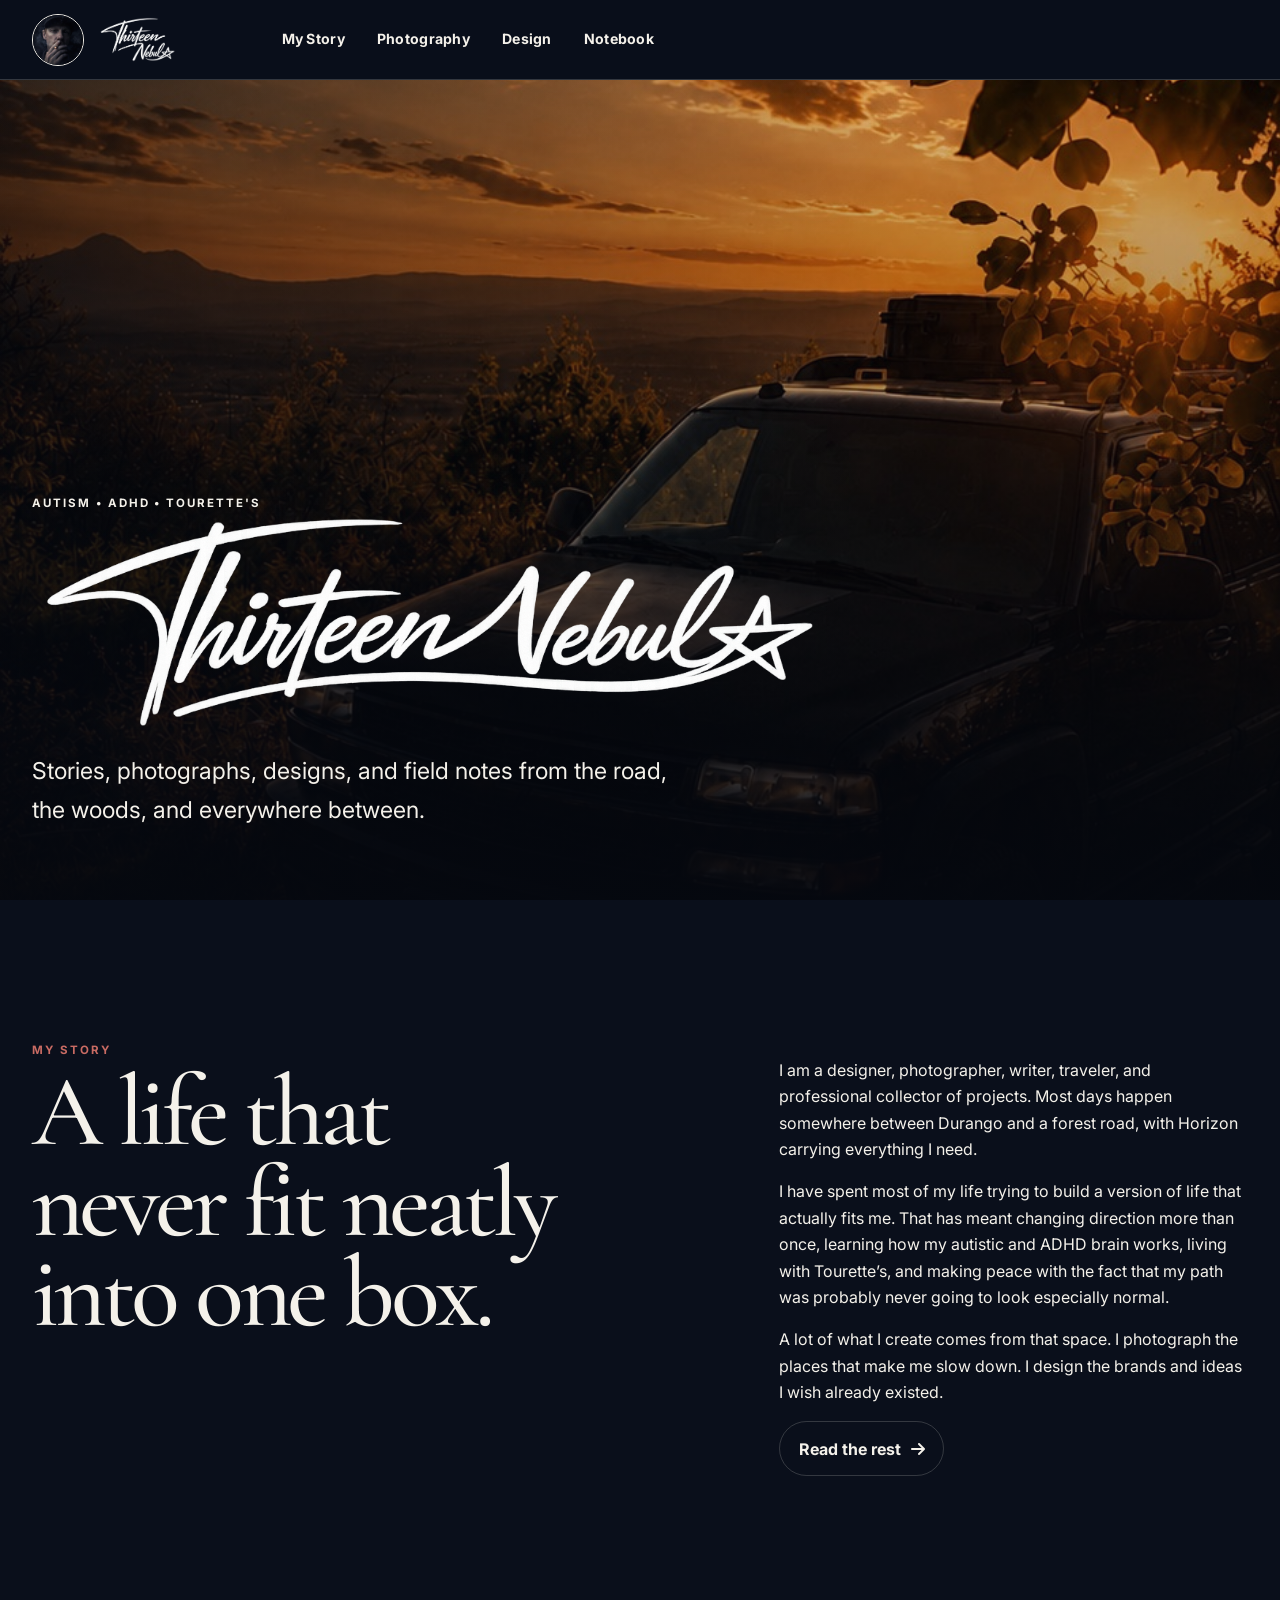
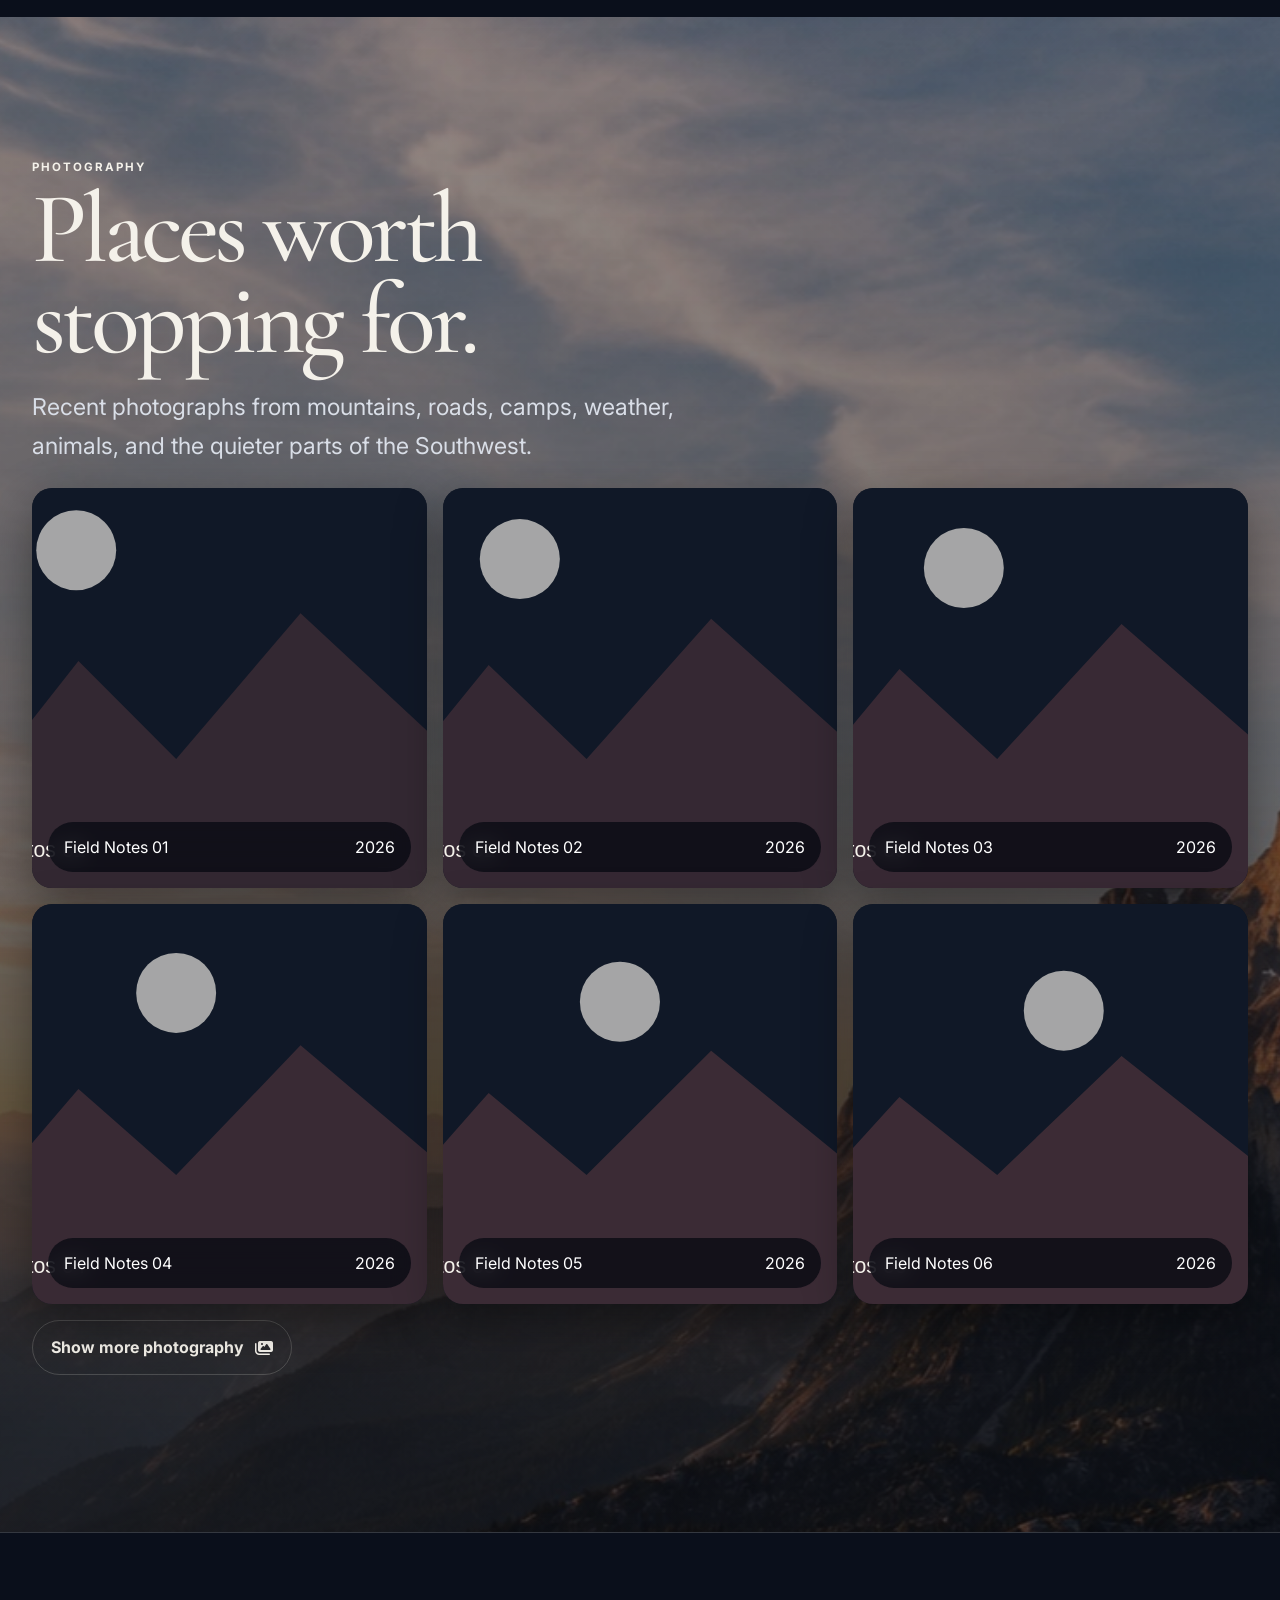
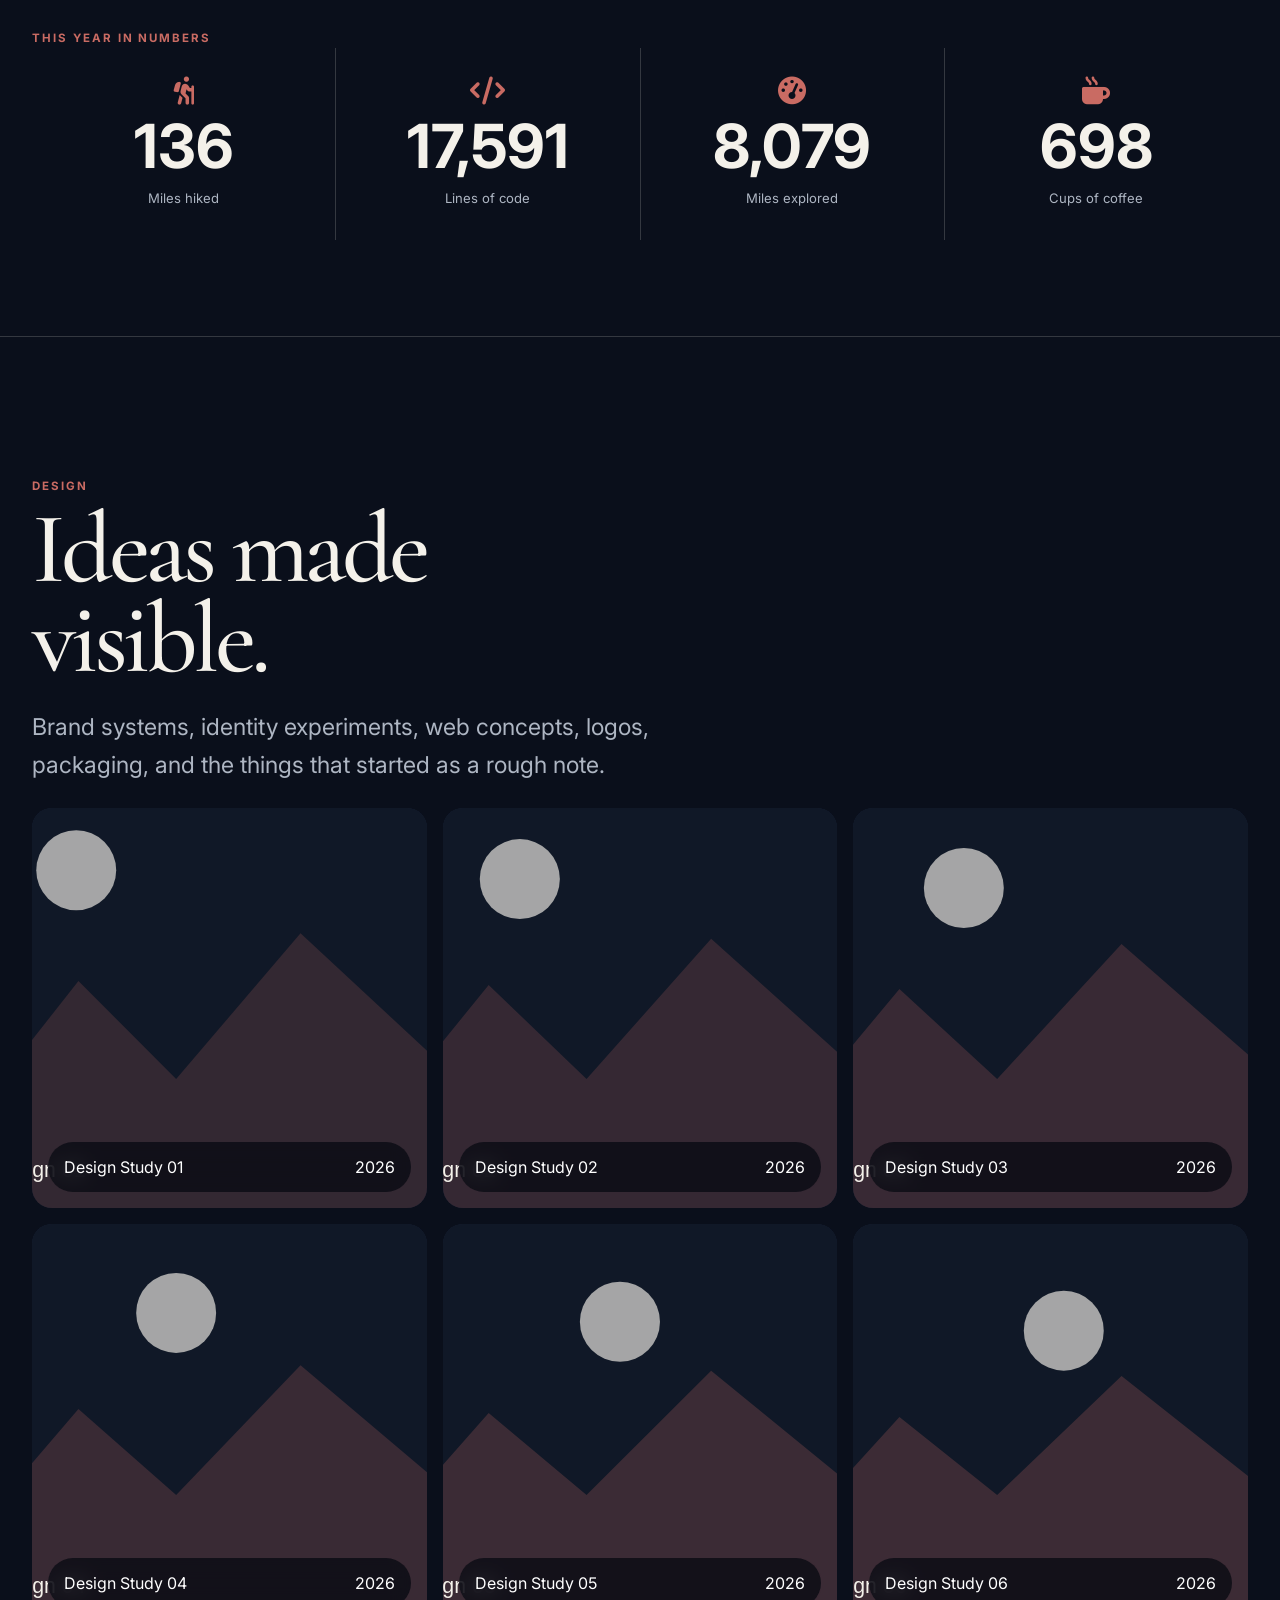
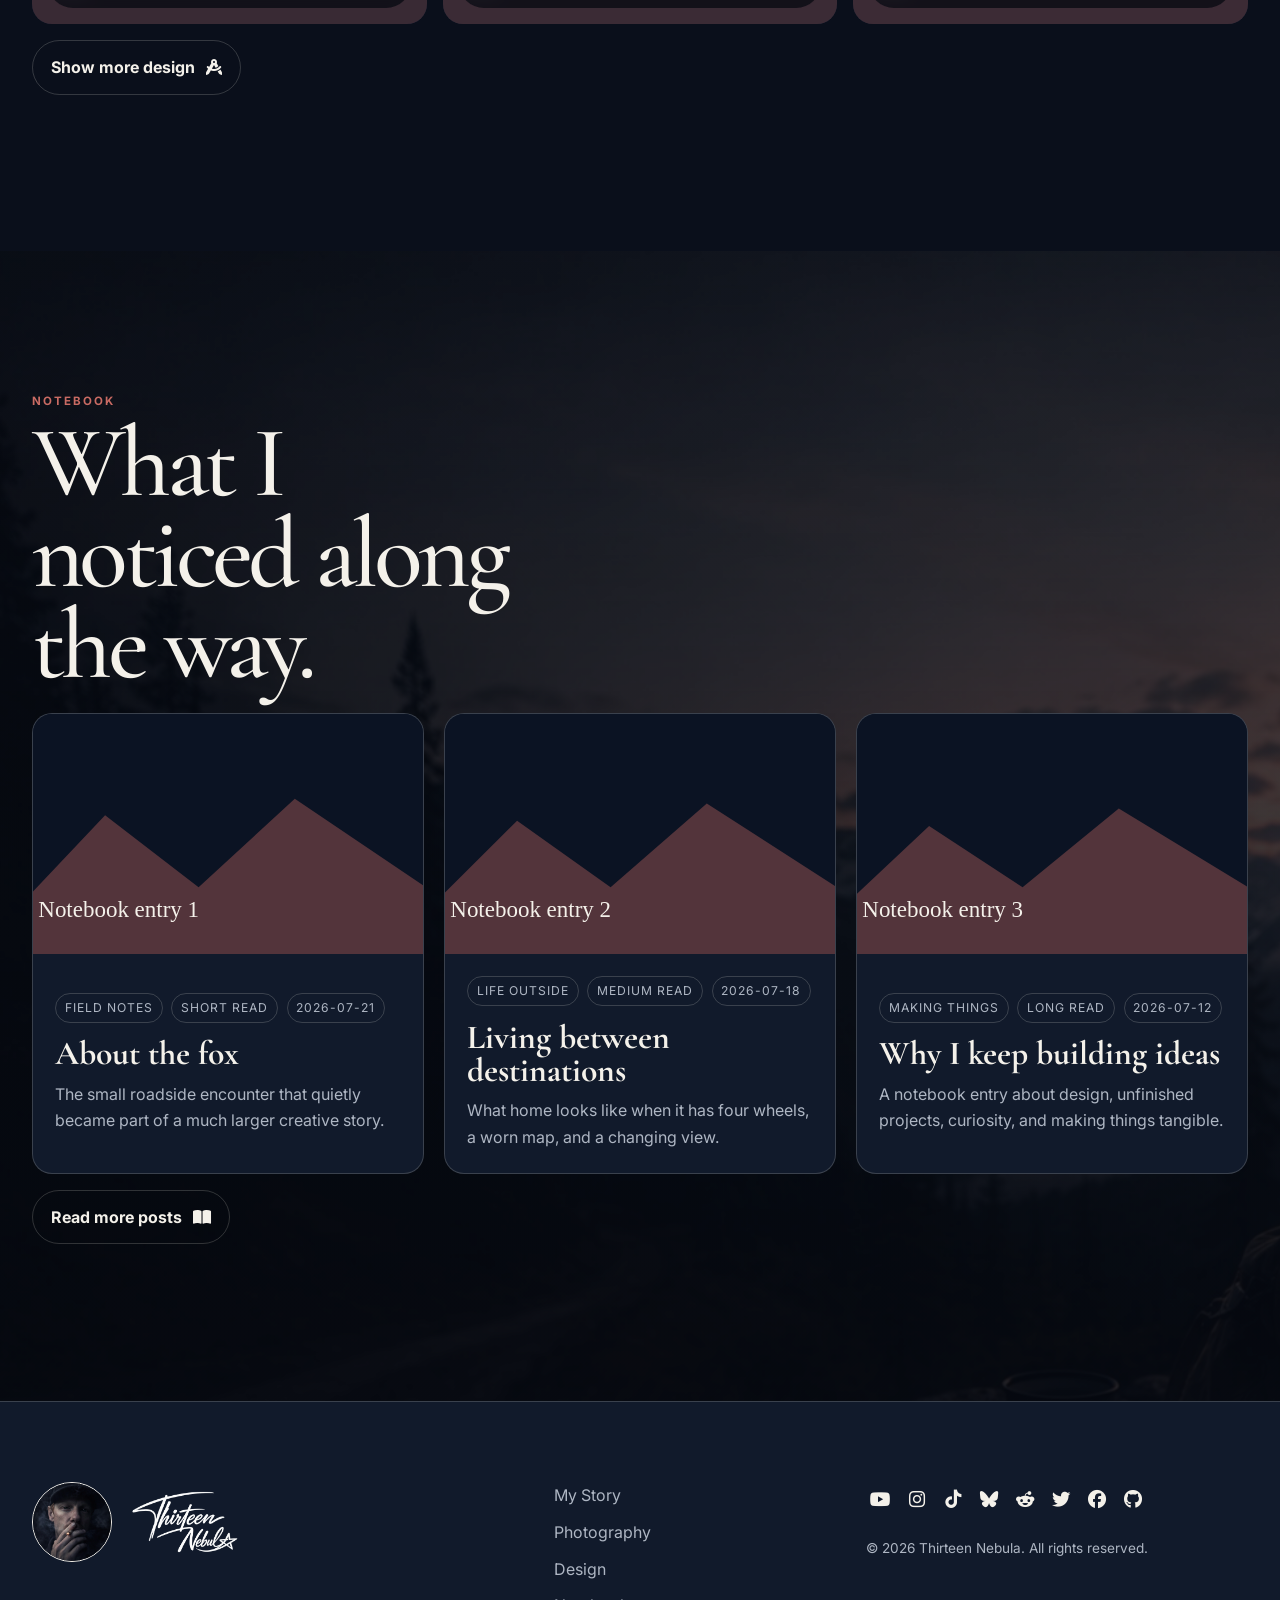
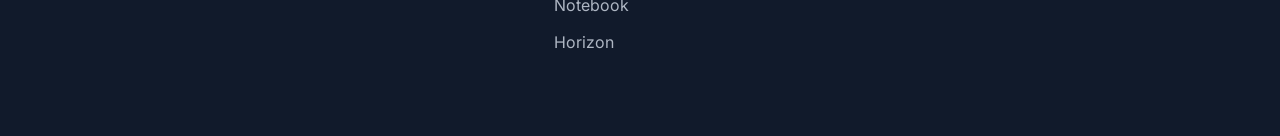
<file: index.html>
<!doctype html>
<html lang="en" data-theme="dark">
  <head>
    <meta charset="utf-8">
    <meta name="viewport" content="width=device-width,initial-scale=1">
    <meta name="description" content="Personal website of Thirteen Nebula.">
    <title>Thirteen Nebula</title>
    <link rel="stylesheet" href="css/styles.css">
    <script src="js/scripts.js" defer></script>
  </head>
  <body>
    <a class="skip-link" href="#main">Skip to content</a>
    <div data-include="includes/header.htm"></div>
    <main id="main">
      <section class="hero">
        <img class="hero__media" src="img/hero.jpg" alt="Mountain landscape placeholder">
        <div class="shell hero__copy">
          <p class="eyebrow">Autism • ADHD • Tourette's</p>
          <img class="signature-h" src="img/signature-h.png" alt="Thirteen Nebula signature">
          <p class="lede">Stories, photographs, designs, and field notes from the road, the woods, and everywhere between.</p>
        </div>
      </section>
      <section class="section" id="story">
        <div class="shell story-grid">
          <div>
            <p class="eyebrow">My Story</p>
            <h2 class="section-title">A life that never fit neatly into one box.</h2>
          </div>
          <div class="story-copy">
            <p>I am a designer, photographer, writer, traveler, and professional collector of projects. Most days happen somewhere between Durango and a forest road, with Horizon carrying everything I need.</p>
            <p>I have spent most of my life trying to build a version of life that actually fits me. That has meant changing direction more than once, learning how my autistic and ADHD brain works, living with Tourette’s, and making peace with the fact that my path was probably never going to look especially normal.</p>
            <p>A lot of what I create comes from that space. I photograph the places that make me slow down. I design the brands and ideas I wish already existed.</p>
            <a class="text-link" href="about.html">Read the rest <i class="fa-solid fa-arrow-right"></i></a>
          </div>
        </div>
      </section>
<section
  class="section photography-parallax"
  id="photography"
  data-parallax-section
>
  <div class="photography-parallax__media" aria-hidden="true">
    <img
      src="img/photos-hero.jpg"
      alt=""
      data-parallax-image
    >
  </div>

  <div class="photography-parallax__overlay"></div>

  <div class="shell photography-parallax__content">
          <p class="eyebrow">Photography</p>
          <h2 class="section-title">Places worth stopping for.</h2>
          <p class="lede">Recent photographs from mountains, roads, camps, weather, animals, and the quieter parts of the Southwest.</p>
          <div class="gallery-grid">
            <article class="media-card">
              <img src="img/photos/photos-01.svg" alt="Replace with recent photograph 1" loading="lazy">
              <div class="media-card__label">
                <span>Field Notes 01</span>
                <span>2026</span>
              </div>
            </article>
            <article class="media-card">
              <img src="img/photos/photos-02.svg" alt="Replace with recent photograph 2" loading="lazy">
              <div class="media-card__label">
                <span>Field Notes 02</span>
                <span>2026</span>
              </div>
            </article>
            <article class="media-card">
              <img src="img/photos/photos-03.svg" alt="Replace with recent photograph 3" loading="lazy">
              <div class="media-card__label">
                <span>Field Notes 03</span>
                <span>2026</span>
              </div>
            </article>
            <article class="media-card">
              <img src="img/photos/photos-04.svg" alt="Replace with recent photograph 4" loading="lazy">
              <div class="media-card__label">
                <span>Field Notes 04</span>
                <span>2026</span>
              </div>
            </article>
            <article class="media-card">
              <img src="img/photos/photos-05.svg" alt="Replace with recent photograph 5" loading="lazy">
              <div class="media-card__label">
                <span>Field Notes 05</span>
                <span>2026</span>
              </div>
            </article>
            <article class="media-card">
              <img src="img/photos/photos-06.svg" alt="Replace with recent photograph 6" loading="lazy">
              <div class="media-card__label">
                <span>Field Notes 06</span>
                <span>2026</span>
              </div>
            </article>
          </div>
          <p><a class="button" href="photos.html">Show more photography <i class="fa-solid fa-images"></i></a></p>
        </div>
      </section>
      <section class="numbers" id="numbers">
        <div class="shell">
          <p class="eyebrow">This year in numbers</p>
          <div class="numbers-grid">
            <article class="stat" data-count="142" data-suffix="">
              <i class="fa-solid fa-person-hiking"></i>
              <strong data-count-output>0</strong>
              <span>Miles hiked</span>
            </article>
            <article class="stat" data-count="18420">
              <i class="fa-solid fa-code"></i>
              <strong data-count-output>0</strong>
              <span>Lines of code</span>
            </article>
            <article class="stat" data-count="8460" data-suffix="">
              <i class="fa-solid fa-gauge-high"></i>
              <strong data-count-output>0</strong>
              <span>Miles explored</span>
            </article>
            <article class="stat" data-count="731">
              <i class="fa-solid fa-mug-hot"></i>
              <strong data-count-output>0</strong>
              <span>Cups of coffee</span>
            </article>
          </div>
        </div>
      </section>
      <section class="section" id="design">
        <div class="shell">
          <p class="eyebrow">Design</p>
          <h2 class="section-title">Ideas made visible.</h2>
          <p class="lede">Brand systems, identity experiments, web concepts, logos, packaging, and the things that started as a rough note.</p>
          <div class="gallery-grid">
            <article class="media-card">
              <img src="img/design/design-01.svg" alt="Replace with recent design 1" loading="lazy">
              <div class="media-card__label">
                <span>Design Study 01</span>
                <span>2026</span>
              </div>
            </article>
            <article class="media-card">
              <img src="img/design/design-02.svg" alt="Replace with recent design 2" loading="lazy">
              <div class="media-card__label">
                <span>Design Study 02</span>
                <span>2026</span>
              </div>
            </article>
            <article class="media-card">
              <img src="img/design/design-03.svg" alt="Replace with recent design 3" loading="lazy">
              <div class="media-card__label">
                <span>Design Study 03</span>
                <span>2026</span>
              </div>
            </article>
            <article class="media-card">
              <img src="img/design/design-04.svg" alt="Replace with recent design 4" loading="lazy">
              <div class="media-card__label">
                <span>Design Study 04</span>
                <span>2026</span>
              </div>
            </article>
            <article class="media-card">
              <img src="img/design/design-05.svg" alt="Replace with recent design 5" loading="lazy">
              <div class="media-card__label">
                <span>Design Study 05</span>
                <span>2026</span>
              </div>
            </article>
            <article class="media-card">
              <img src="img/design/design-06.svg" alt="Replace with recent design 6" loading="lazy">
              <div class="media-card__label">
                <span>Design Study 06</span>
                <span>2026</span>
              </div>
            </article>
          </div>
          <p><a class="button" href="design.html">Show more design <i class="fa-solid fa-compass-drafting"></i></a></p>
        </div>
      </section>
<section class="section blog-parallax" id="notebook" data-parallax-section>
  <div class="blog-parallax__media" aria-hidden="true">
    <img src="img/blog-hero.jpg" alt="" data-parallax-image>
  </div>

  <div class="blog-parallax__overlay"></div>

  <div class="shell blog-parallax__content">
          <p class="eyebrow">Notebook</p>
          <h2 class="section-title">What I noticed along the way.</h2>
          <div class="post-grid">
            <a class="post-card" data-post-card data-date="2026-07-21" data-category="Field Notes" data-length="short" data-title="About the fox" data-content="The small roadside encounter that quietly became part of a much larger creative story." href="2026-07-21-About-the-fox.html">
              <img src="img/blog/blog-01.svg" alt="About the fox" loading="lazy">
              <div class="post-card__body">
                <div class="post-meta">
                  <span>Field Notes</span>
                  <span>Short read</span>
                  <span>2026-07-21</span>
                </div>
                <h3>About the fox</h3>
                <p>The small roadside encounter that quietly became part of a much larger creative story.</p>
              </div>
            </a>
            <a class="post-card" data-post-card data-date="2026-07-18" data-category="Life Outside" data-length="medium" data-title="Living between destinations" data-content="What home looks like when it has four wheels, a worn map, and a changing view." href="2026-07-18-Living-between-destinations.html">
              <img src="img/blog/blog-02.svg" alt="Living between destinations" loading="lazy">
              <div class="post-card__body">
                <div class="post-meta">
                  <span>Life Outside</span>
                  <span>Medium read</span>
                  <span>2026-07-18</span>
                </div>
                <h3>Living between destinations</h3>
                <p>What home looks like when it has four wheels, a worn map, and a changing view.</p>
              </div>
            </a>
            <a class="post-card" data-post-card data-date="2026-07-12" data-category="Making Things" data-length="long" data-title="Why I keep building ideas" data-content="A notebook entry about design, unfinished projects, curiosity, and making things tangible." href="2026-07-12-Why-I-keep-building-ideas.html">
              <img src="img/blog/blog-03.svg" alt="Why I keep building ideas" loading="lazy">
              <div class="post-card__body">
                <div class="post-meta">
                  <span>Making Things</span>
                  <span>Long read</span>
                  <span>2026-07-12</span>
                </div>
                <h3>Why I keep building ideas</h3>
                <p>A notebook entry about design, unfinished projects, curiosity, and making things tangible.</p>
              </div>
            </a>
          </div>
          <p><a class="button" href="blog.html">Read more posts <i class="fa-solid fa-book-open"></i></a></p>
        </div>
      </section>
    </main>
    
    <div data-include="includes/footer.htm"></div>
    
  </body>
</html>
</file>
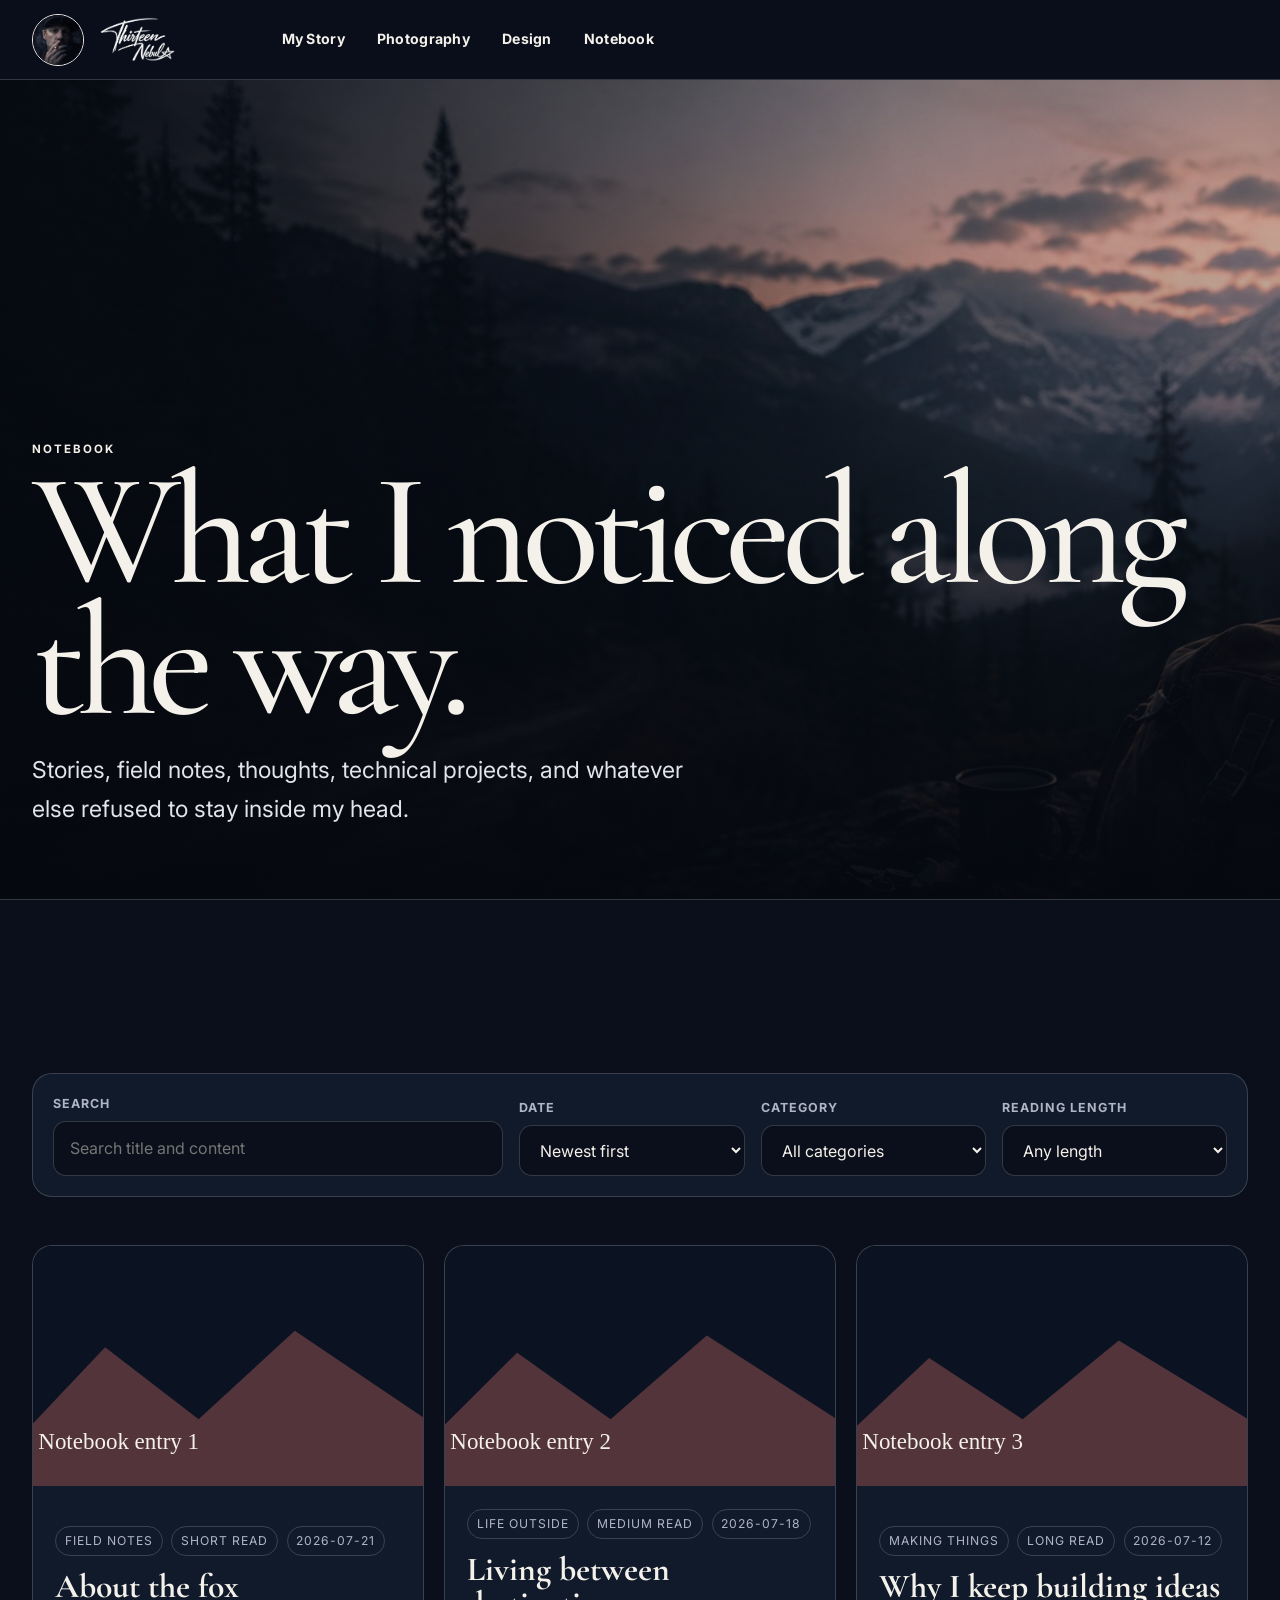
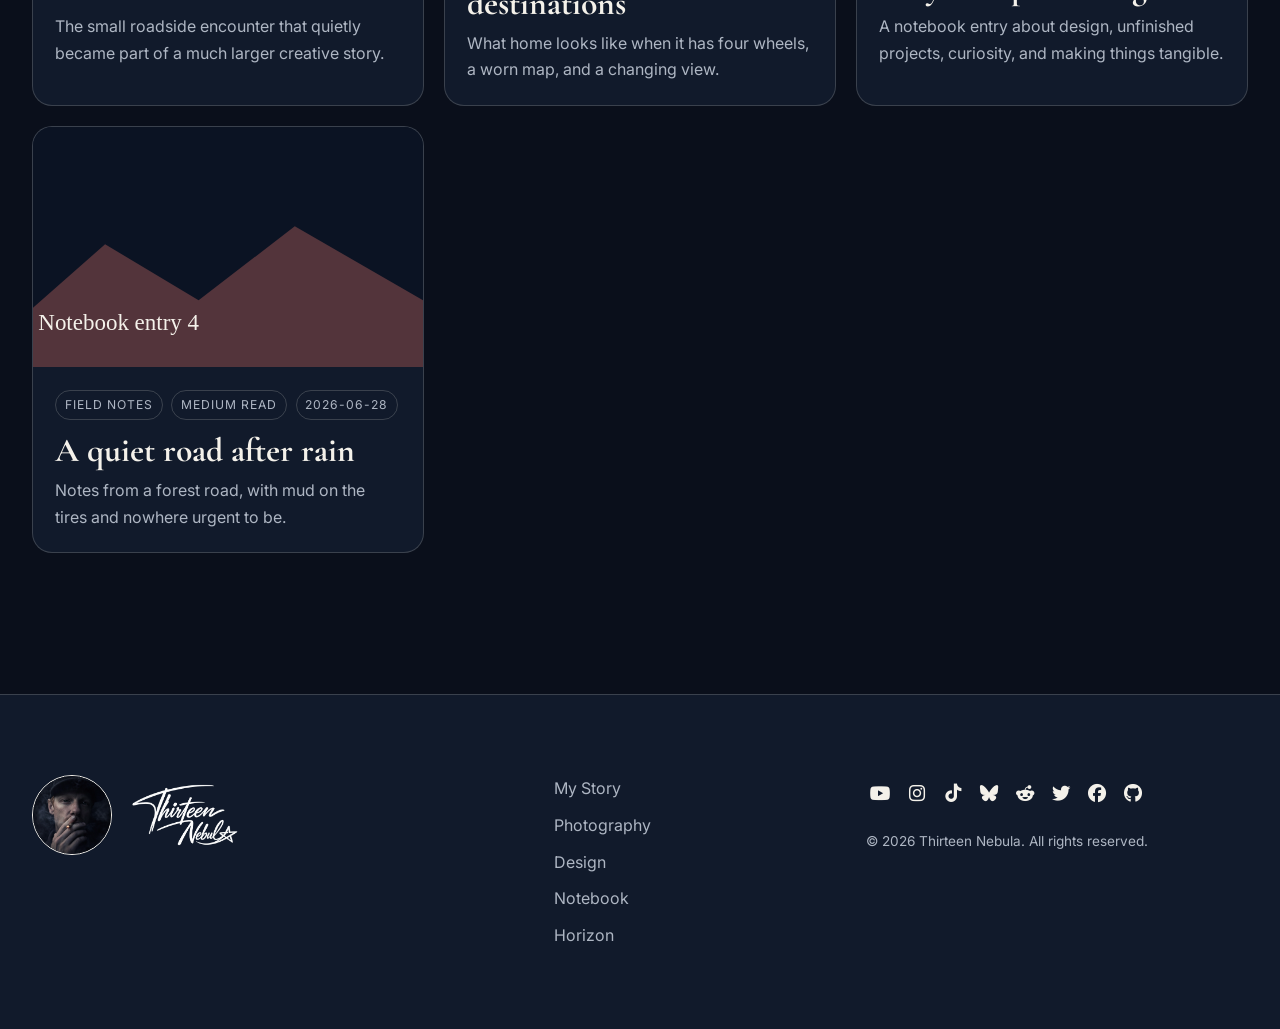
<file: blog.html>
<!doctype html>
<html lang="en" data-theme="dark">
  <head>
    <meta charset="utf-8">

    <meta
      name="viewport"
      content="width=device-width, initial-scale=1"
    >

    <meta
      name="description"
      content="Personal website of Thirteen Nebula."
    >

    <title>Notebook | Thirteen Nebula</title>

    <link rel="stylesheet" href="css/styles.css">

    <script src="js/scripts.js" defer></script>
  </head>

  <body>
    <a class="skip-link" href="#main">
      Skip to content
    </a>

    <div data-include="includes/header.htm"></div>

    <main id="main">
<header class="page-hero page-hero--image">
  <img
    class="page-hero__media"
    src="img/blog-hero.jpg"
    alt="Notebook and field notes by Thirteen Nebula"
  >

  <div class="shell page-hero__copy">
    <p class="eyebrow">Notebook</p>

    <h1 class="display">
      What I noticed along the way.
    </h1>

    <p class="lede">
      Stories, field notes, thoughts, technical projects, and whatever
      else refused to stay inside my head.
    </p>
  </div>
</header>

      <section class="section">
        <div class="shell">
          <form class="filters" data-blog-filters>
            <div class="field">
              <label for="q">
                Search
              </label>

              <input
                id="q"
                name="q"
                type="search"
                placeholder="Search title and content"
              >
            </div>

            <div class="field">
              <label for="sort">
                Date
              </label>

              <select id="sort" name="sort">
                <option value="newest">
                  Newest first
                </option>

                <option value="oldest">
                  Oldest first
                </option>
              </select>
            </div>

            <div class="field">
              <label for="category">
                Category
              </label>

              <select id="category" name="category">
                <option value="">
                  All categories
                </option>

                <option>
                  Field Notes
                </option>

                <option>
                  Life Outside
                </option>

                <option>
                  Making Things
                </option>
              </select>
            </div>

            <div class="field">
              <label for="length">
                Reading length
              </label>

              <select id="length" name="length">
                <option value="">
                  Any length
                </option>

                <option value="short">
                  Short
                </option>

                <option value="medium">
                  Medium
                </option>

                <option value="long">
                  Long
                </option>
              </select>
            </div>
          </form>

          <div class="post-grid" data-post-grid>
            <a
              class="post-card"
              data-post-card
              data-date="2026-07-21"
              data-category="Field Notes"
              data-length="short"
              data-title="About the fox"
              data-content="The small roadside encounter that quietly became part of a much larger creative story."
              href="2026-07-21-About-the-fox.html"
            >
              <img
                src="img/blog/blog-01.svg"
                alt="About the fox"
                loading="lazy"
              >

              <div class="post-card__body">
                <div class="post-meta">
                  <span>Field Notes</span>
                  <span>Short read</span>
                  <span>2026-07-21</span>
                </div>

                <h3>
                  About the fox
                </h3>

                <p>
                  The small roadside encounter that quietly became part
                  of a much larger creative story.
                </p>
              </div>
            </a>

            <a
              class="post-card"
              data-post-card
              data-date="2026-07-18"
              data-category="Life Outside"
              data-length="medium"
              data-title="Living between destinations"
              data-content="What home looks like when it has four wheels, a worn map, and a changing view."
              href="2026-07-18-Living-between-destinations.html"
            >
              <img
                src="img/blog/blog-02.svg"
                alt="Living between destinations"
                loading="lazy"
              >

              <div class="post-card__body">
                <div class="post-meta">
                  <span>Life Outside</span>
                  <span>Medium read</span>
                  <span>2026-07-18</span>
                </div>

                <h3>
                  Living between destinations
                </h3>

                <p>
                  What home looks like when it has four wheels, a worn
                  map, and a changing view.
                </p>
              </div>
            </a>

            <a
              class="post-card"
              data-post-card
              data-date="2026-07-12"
              data-category="Making Things"
              data-length="long"
              data-title="Why I keep building ideas"
              data-content="A notebook entry about design, unfinished projects, curiosity, and making things tangible."
              href="2026-07-12-Why-I-keep-building-ideas.html"
            >
              <img
                src="img/blog/blog-03.svg"
                alt="Why I keep building ideas"
                loading="lazy"
              >

              <div class="post-card__body">
                <div class="post-meta">
                  <span>Making Things</span>
                  <span>Long read</span>
                  <span>2026-07-12</span>
                </div>

                <h3>
                  Why I keep building ideas
                </h3>

                <p>
                  A notebook entry about design, unfinished projects,
                  curiosity, and making things tangible.
                </p>
              </div>
            </a>

            <a
              class="post-card"
              data-post-card
              data-date="2026-06-28"
              data-category="Field Notes"
              data-length="medium"
              data-title="A quiet road after rain"
              data-content="Notes from a forest road, with mud on the tires and nowhere urgent to be."
              href="2026-06-28-A-quiet-road-after-rain.html"
            >
              <img
                src="img/blog/blog-04.svg"
                alt="A quiet road after rain"
                loading="lazy"
              >

              <div class="post-card__body">
                <div class="post-meta">
                  <span>Field Notes</span>
                  <span>Medium read</span>
                  <span>2026-06-28</span>
                </div>

                <h3>
                  A quiet road after rain
                </h3>

                <p>
                  Notes from a forest road, with mud on the tires and
                  nowhere urgent to be.
                </p>
              </div>
            </a>
          </div>
        </div>
      </section>
    </main>

    <div data-include="includes/footer.htm"></div>
  </body>
</html>
</file>
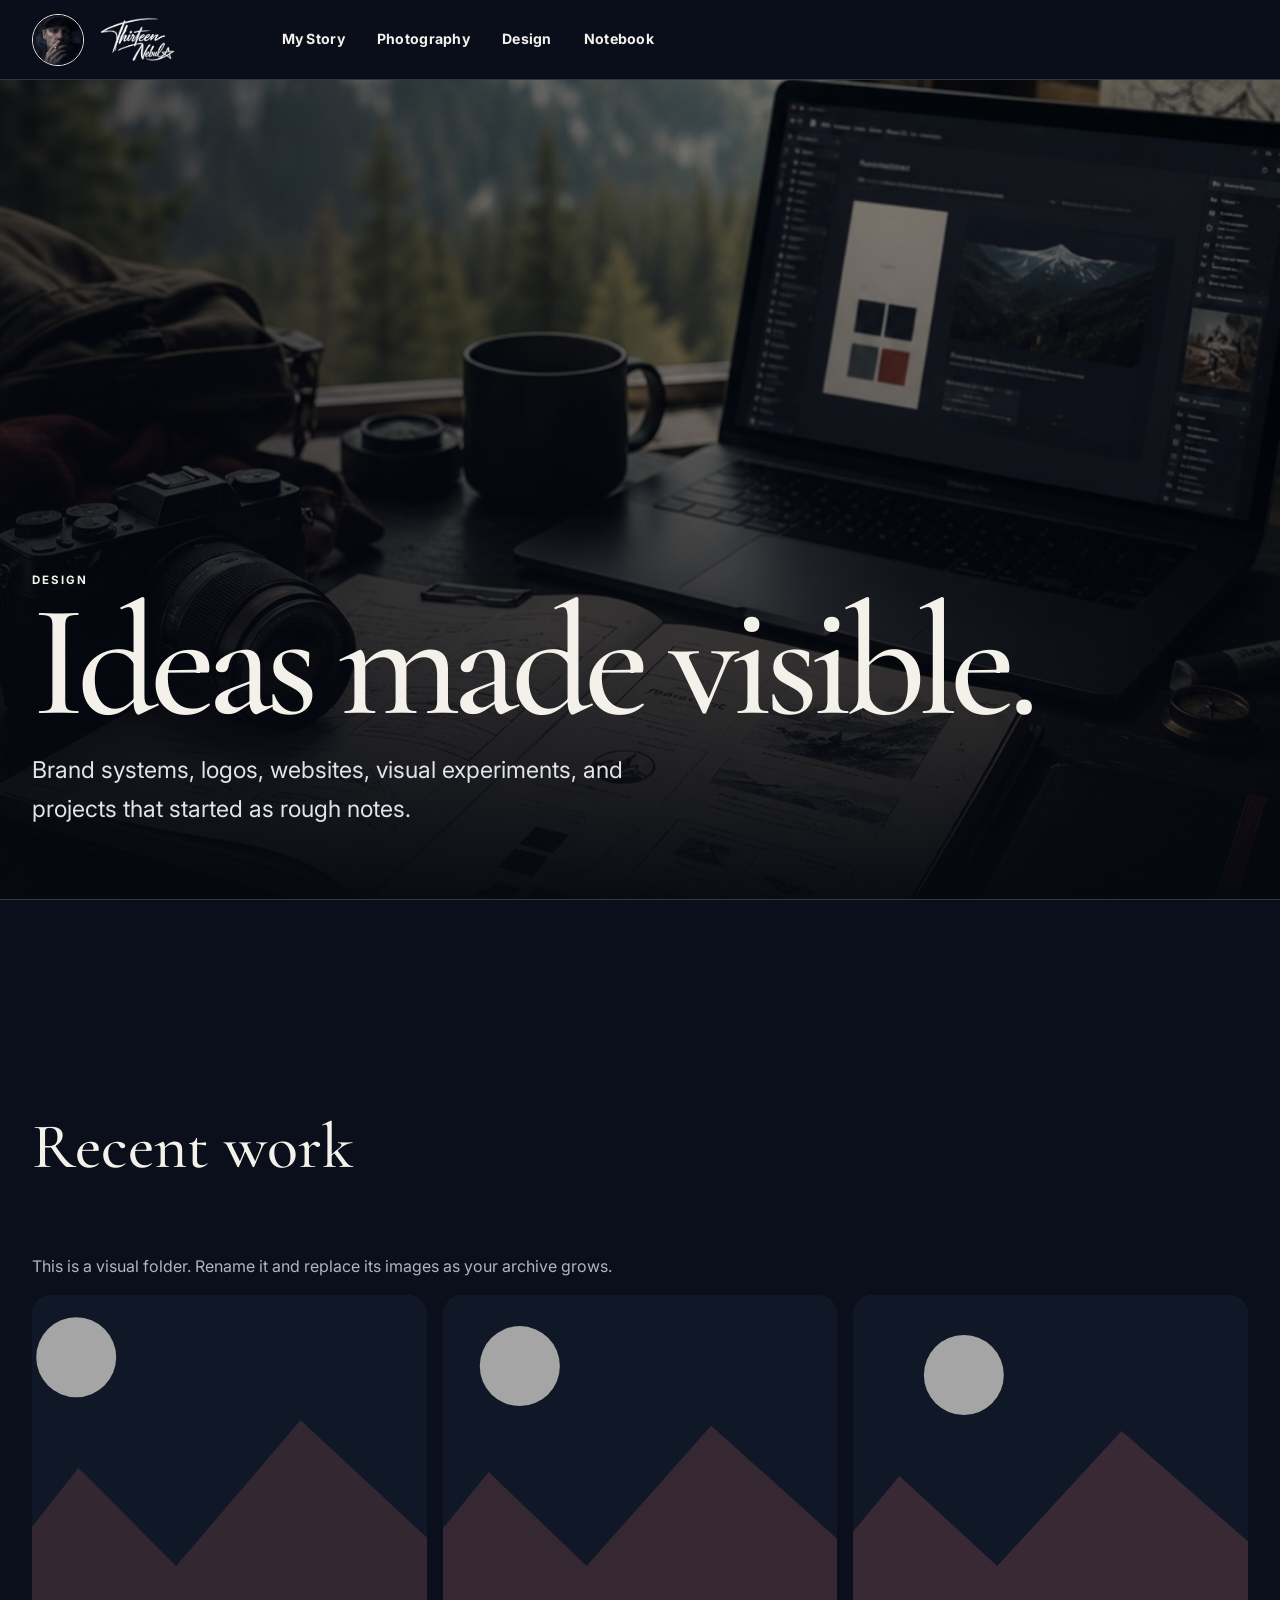
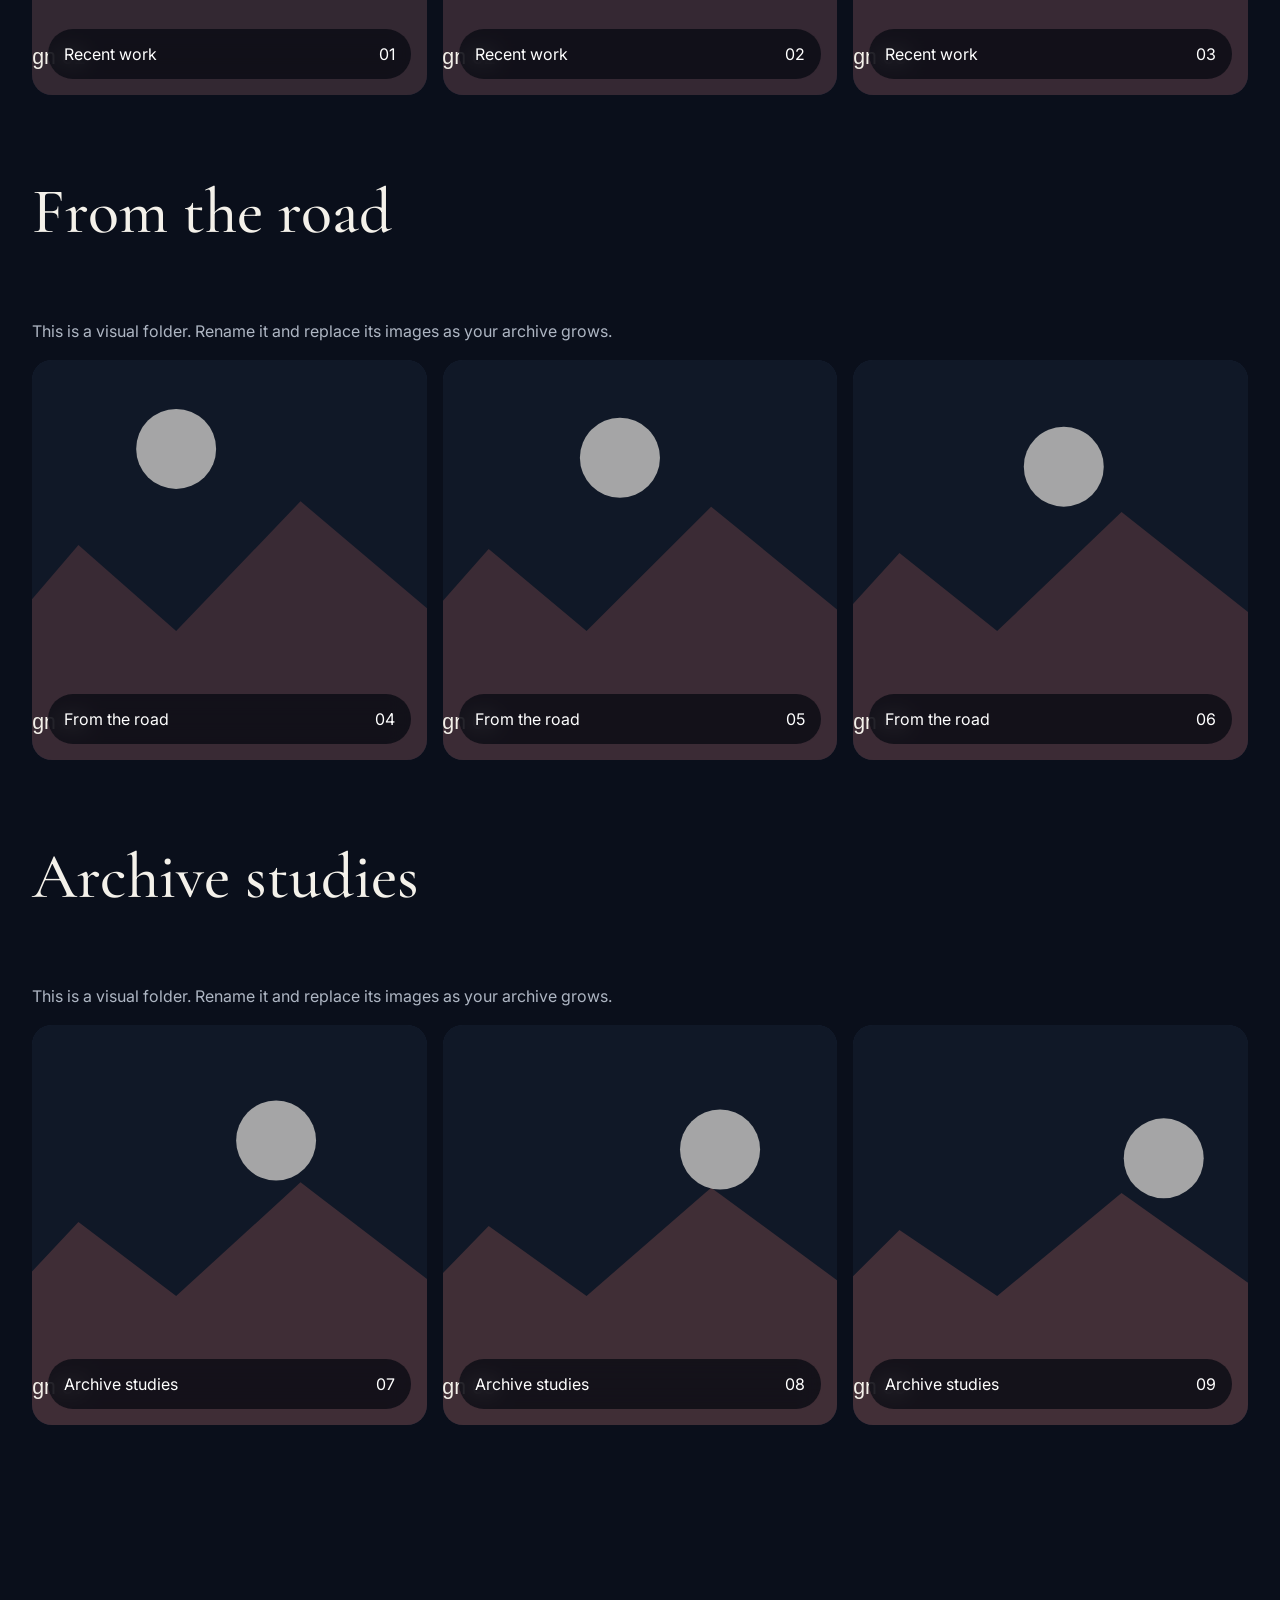
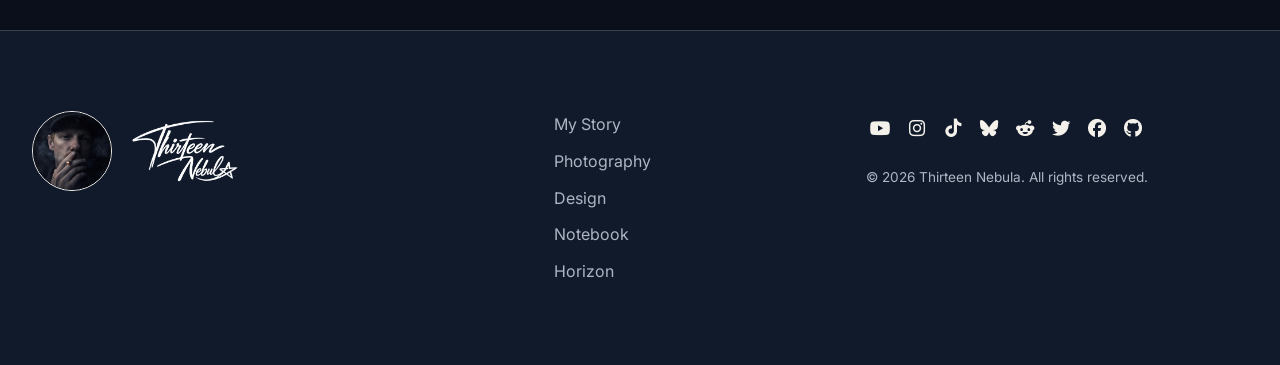
<file: design.html>
<!doctype html>
<html lang="en" data-theme="dark">
  <head>
    <meta charset="utf-8">

    <meta
      name="viewport"
      content="width=device-width, initial-scale=1"
    >

    <meta
      name="description"
      content="Personal website of Thirteen Nebula."
    >

    <title>Design | Thirteen Nebula</title>

    <link rel="stylesheet" href="css/styles.css">

    <script
      src="js/scripts.js"
      defer
    ></script>
  </head>

  <body>
    <a class="skip-link" href="#main">
      Skip to content
    </a>

    <div data-include="includes/header.htm"></div>

    <main id="main">
<header class="page-hero page-hero--image">
  <img
    class="page-hero__media"
    src="img/design-hero.jpg"
    alt="Graphic design work by Thirteen Nebula"
  >

  <div class="shell page-hero__copy">
    <p class="eyebrow">Design</p>

    <h1 class="display">
      Ideas made visible.
    </h1>

    <p class="lede">
      Brand systems, logos, websites, visual experiments, and projects
      that started as rough notes.
    </p>
  </div>
</header>

      <div class="section">
        <div class="shell">
          <section class="archive-group">
            <h2>
              Recent work
            </h2>

            <p class="folder-note">
              This is a visual folder. Rename it and replace its images
              as your archive grows.
            </p>

            <div class="gallery-grid">
              <article class="media-card">
                <img
                  src="img/design/design-01.svg"
                  alt="Design placeholder 1"
                  loading="lazy"
                >

                <div class="media-card__label">
                  <span>Recent work</span>
                  <span>01</span>
                </div>
              </article>

              <article class="media-card">
                <img
                  src="img/design/design-02.svg"
                  alt="Design placeholder 2"
                  loading="lazy"
                >

                <div class="media-card__label">
                  <span>Recent work</span>
                  <span>02</span>
                </div>
              </article>

              <article class="media-card">
                <img
                  src="img/design/design-03.svg"
                  alt="Design placeholder 3"
                  loading="lazy"
                >

                <div class="media-card__label">
                  <span>Recent work</span>
                  <span>03</span>
                </div>
              </article>
            </div>
          </section>

          <section class="archive-group">
            <h2>
              From the road
            </h2>

            <p class="folder-note">
              This is a visual folder. Rename it and replace its images
              as your archive grows.
            </p>

            <div class="gallery-grid">
              <article class="media-card">
                <img
                  src="img/design/design-04.svg"
                  alt="Design placeholder 4"
                  loading="lazy"
                >

                <div class="media-card__label">
                  <span>From the road</span>
                  <span>04</span>
                </div>
              </article>

              <article class="media-card">
                <img
                  src="img/design/design-05.svg"
                  alt="Design placeholder 5"
                  loading="lazy"
                >

                <div class="media-card__label">
                  <span>From the road</span>
                  <span>05</span>
                </div>
              </article>

              <article class="media-card">
                <img
                  src="img/design/design-06.svg"
                  alt="Design placeholder 6"
                  loading="lazy"
                >

                <div class="media-card__label">
                  <span>From the road</span>
                  <span>06</span>
                </div>
              </article>
            </div>
          </section>

          <section class="archive-group">
            <h2>
              Archive studies
            </h2>

            <p class="folder-note">
              This is a visual folder. Rename it and replace its images
              as your archive grows.
            </p>

            <div class="gallery-grid">
              <article class="media-card">
                <img
                  src="img/design/design-07.svg"
                  alt="Design placeholder 7"
                  loading="lazy"
                >

                <div class="media-card__label">
                  <span>Archive studies</span>
                  <span>07</span>
                </div>
              </article>

              <article class="media-card">
                <img
                  src="img/design/design-08.svg"
                  alt="Design placeholder 8"
                  loading="lazy"
                >

                <div class="media-card__label">
                  <span>Archive studies</span>
                  <span>08</span>
                </div>
              </article>

              <article class="media-card">
                <img
                  src="img/design/design-09.svg"
                  alt="Design placeholder 9"
                  loading="lazy"
                >

                <div class="media-card__label">
                  <span>Archive studies</span>
                  <span>09</span>
                </div>
              </article>
            </div>
          </section>
        </div>
      </div>
    </main>

    <div data-include="includes/footer.htm"></div>
  </body>
</html>
</file>
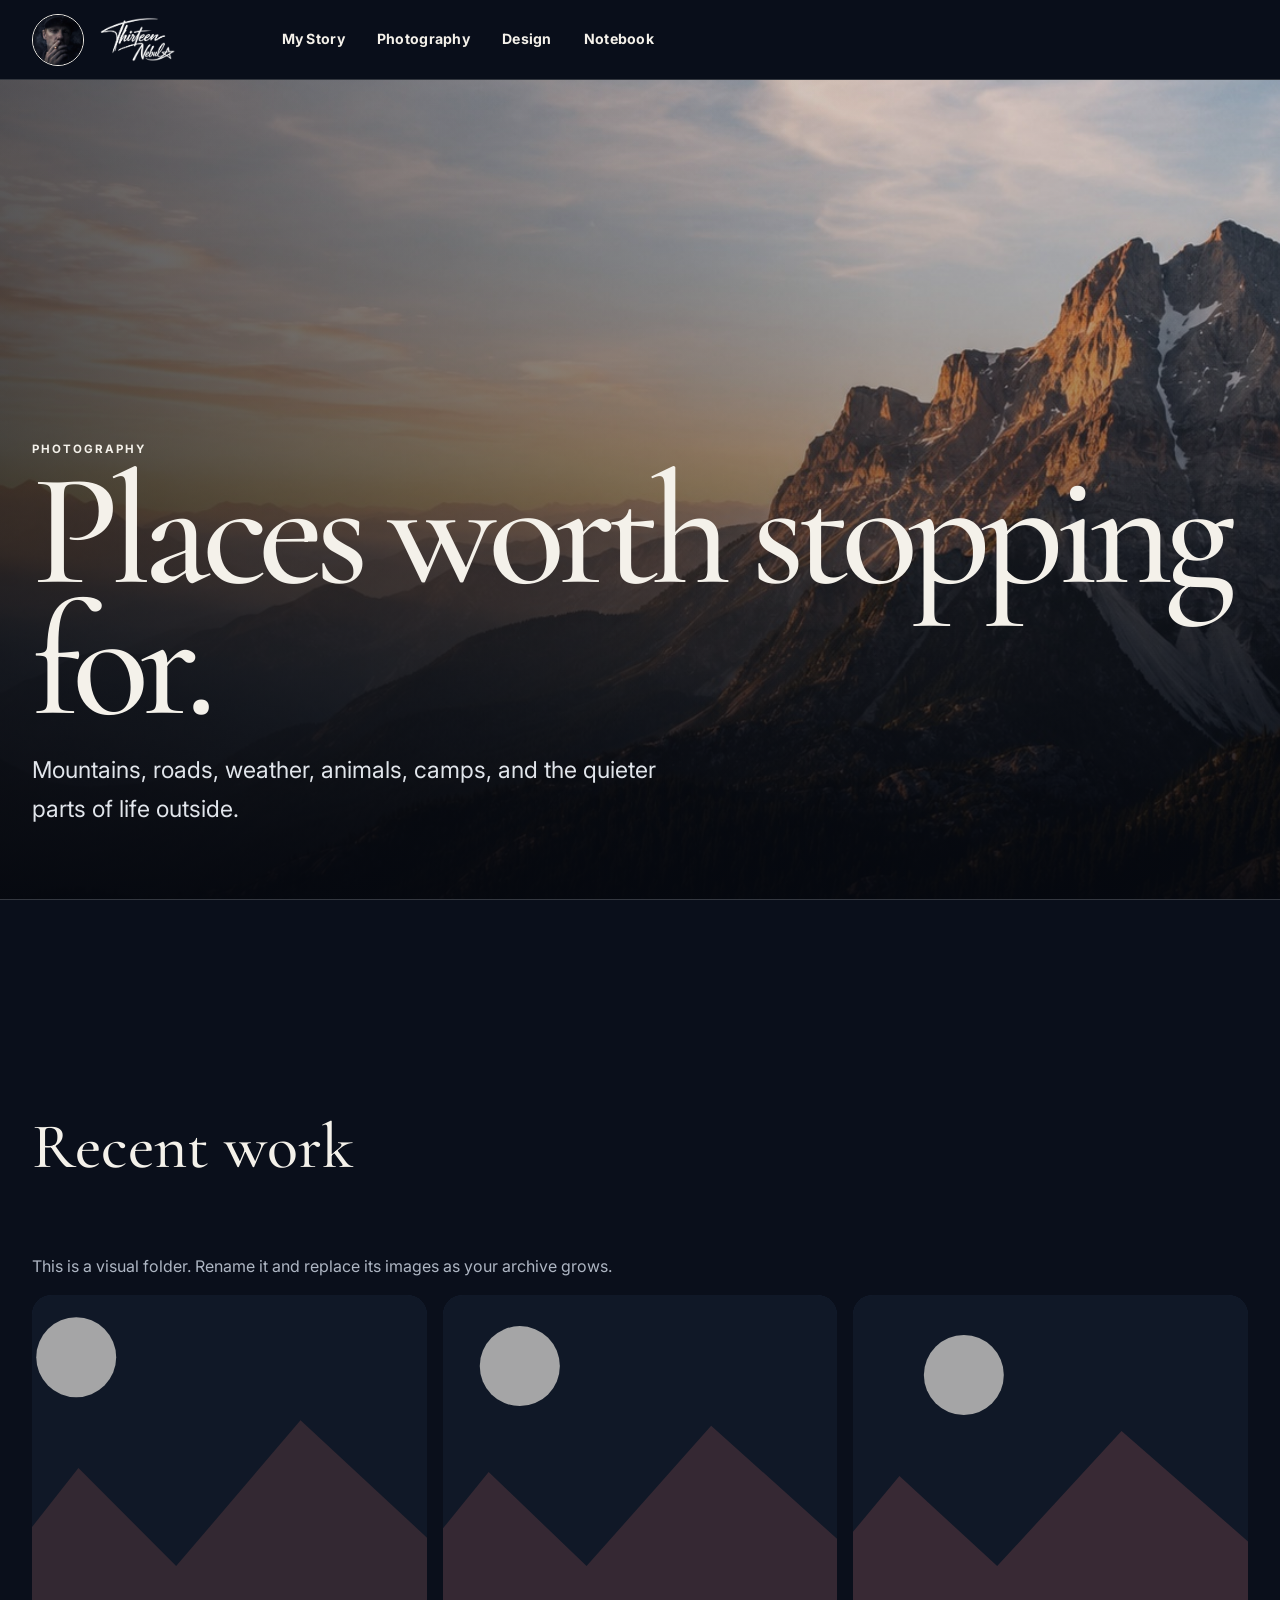
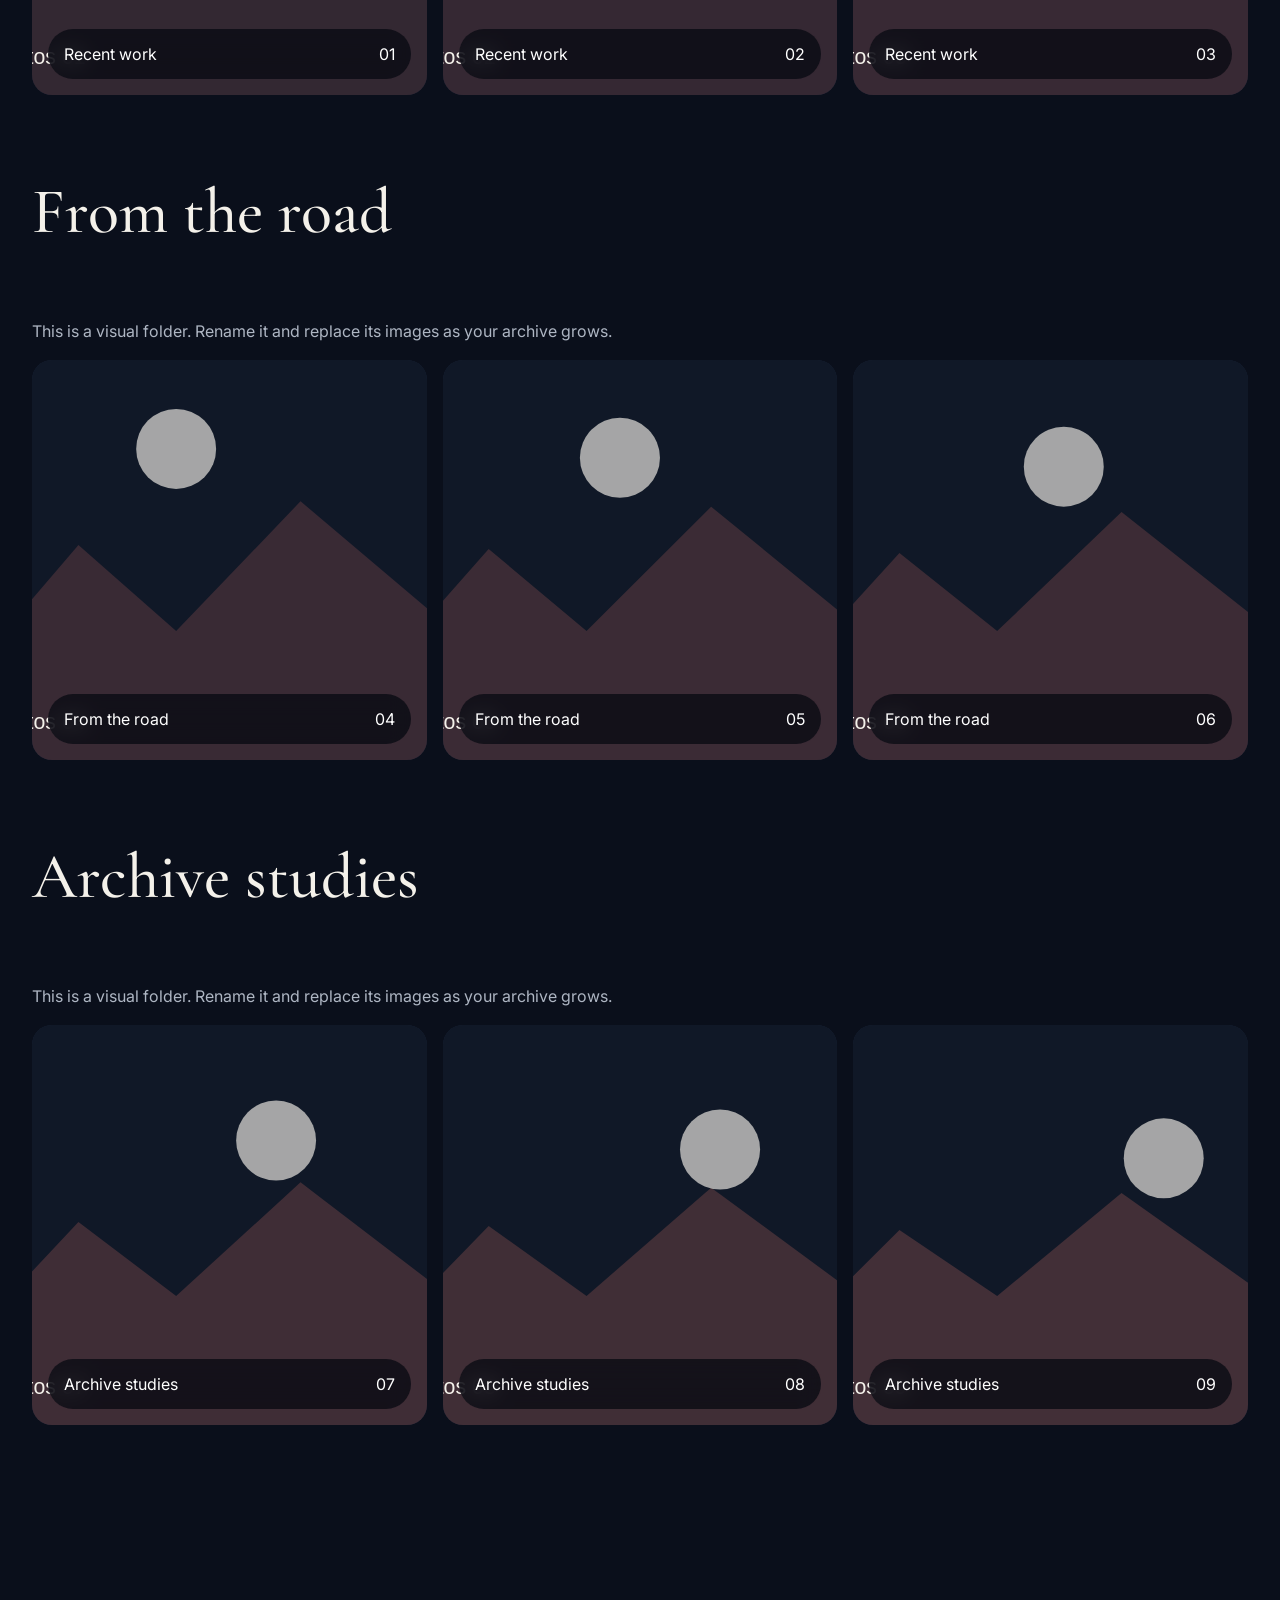
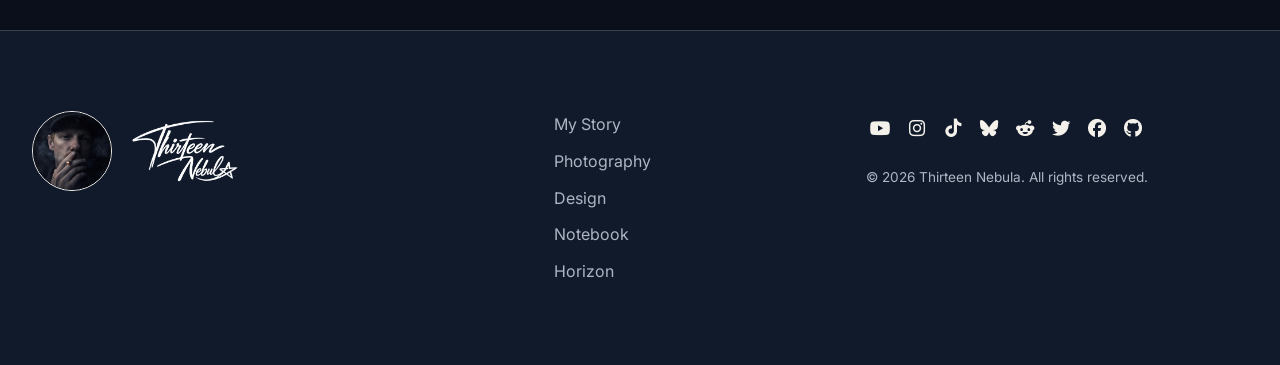
<file: photos.html>
<!doctype html>
<html lang="en" data-theme="dark">
  <head>
    <meta charset="utf-8">

    <meta
      name="viewport"
      content="width=device-width, initial-scale=1"
    >

    <meta
      name="description"
      content="Personal website of Thirteen Nebula."
    >

    <title>Photography | Thirteen Nebula</title>

    <link
      rel="stylesheet"
      href="css/styles.css"
    >

    <script
      src="js/scripts.js"
      defer
    ></script>
  </head>

  <body>
    <a class="skip-link" href="#main">
      Skip to content
    </a>

    <div data-include="includes/header.htm"></div>

    <main id="main">
<header class="page-hero page-hero--image">
  <img
    class="page-hero__media"
    src="img/photos-hero.jpg"
    alt="Mountain landscape photographed by Thirteen Nebula"
  >

  <div class="shell page-hero__copy">
    <p class="eyebrow">Photography</p>

    <h1 class="display">
      Places worth stopping for.
    </h1>

    <p class="lede">
      Mountains, roads, weather, animals, camps, and the quieter parts
      of life outside.
    </p>
  </div>
</header>

      <div class="section">
        <div class="shell">
          <section class="archive-group">
            <h2>Recent work</h2>

            <p class="folder-note">
              This is a visual folder. Rename it and replace its images as
              your archive grows.
            </p>

            <div class="gallery-grid">
              <article class="media-card">
                <img
                  src="img/photos/photos-01.svg"
                  alt="Photography placeholder 1"
                  loading="lazy"
                >

                <div class="media-card__label">
                  <span>Recent work</span>
                  <span>01</span>
                </div>
              </article>

              <article class="media-card">
                <img
                  src="img/photos/photos-02.svg"
                  alt="Photography placeholder 2"
                  loading="lazy"
                >

                <div class="media-card__label">
                  <span>Recent work</span>
                  <span>02</span>
                </div>
              </article>

              <article class="media-card">
                <img
                  src="img/photos/photos-03.svg"
                  alt="Photography placeholder 3"
                  loading="lazy"
                >

                <div class="media-card__label">
                  <span>Recent work</span>
                  <span>03</span>
                </div>
              </article>
            </div>
          </section>

          <section class="archive-group">
            <h2>From the road</h2>

            <p class="folder-note">
              This is a visual folder. Rename it and replace its images as
              your archive grows.
            </p>

            <div class="gallery-grid">
              <article class="media-card">
                <img
                  src="img/photos/photos-04.svg"
                  alt="Photography placeholder 4"
                  loading="lazy"
                >

                <div class="media-card__label">
                  <span>From the road</span>
                  <span>04</span>
                </div>
              </article>

              <article class="media-card">
                <img
                  src="img/photos/photos-05.svg"
                  alt="Photography placeholder 5"
                  loading="lazy"
                >

                <div class="media-card__label">
                  <span>From the road</span>
                  <span>05</span>
                </div>
              </article>

              <article class="media-card">
                <img
                  src="img/photos/photos-06.svg"
                  alt="Photography placeholder 6"
                  loading="lazy"
                >

                <div class="media-card__label">
                  <span>From the road</span>
                  <span>06</span>
                </div>
              </article>
            </div>
          </section>

          <section class="archive-group">
            <h2>Archive studies</h2>

            <p class="folder-note">
              This is a visual folder. Rename it and replace its images as
              your archive grows.
            </p>

            <div class="gallery-grid">
              <article class="media-card">
                <img
                  src="img/photos/photos-07.svg"
                  alt="Photography placeholder 7"
                  loading="lazy"
                >

                <div class="media-card__label">
                  <span>Archive studies</span>
                  <span>07</span>
                </div>
              </article>

              <article class="media-card">
                <img
                  src="img/photos/photos-08.svg"
                  alt="Photography placeholder 8"
                  loading="lazy"
                >

                <div class="media-card__label">
                  <span>Archive studies</span>
                  <span>08</span>
                </div>
              </article>

              <article class="media-card">
                <img
                  src="img/photos/photos-09.svg"
                  alt="Photography placeholder 9"
                  loading="lazy"
                >

                <div class="media-card__label">
                  <span>Archive studies</span>
                  <span>09</span>
                </div>
              </article>
            </div>
          </section>
        </div>
      </div>
    </main>

    <div data-include="includes/footer.htm"></div>
  </body>
</html>
</file>
<file: css/styles.css>
@import url('https://fonts.googleapis.com/css2?family=Cormorant+Garamond:wght@500;600&family=Inter:wght@400;500;600;700&display=swap');
@import url('https://cdnjs.cloudflare.com/ajax/libs/font-awesome/6.7.2/css/all.min.css');

:root{
  --bg:#0a0f1b;
  --surface:#111a2b;
  --surface-2:#182338;
  --text:#f4f1ea;
  --muted:#aeb6c3;
  --accent:#c96b63;
  --line:rgba(244,241,234,.18);
  --shadow:0 24px 70px rgba(0,0,0,.3);
  --radius:1.25rem;
  --nav-h:5rem;
  color-scheme:dark
}
:root[data-theme="light"]{
  --bg:#f7f5f0;
  --surface:#fff;
  --surface-2:#ebe8e1;
  --text:#111827;
  --muted:#596272;
  --accent:#a84f48;
  --line:rgba(17,24,39,.18);
  --shadow:0 24px 70px rgba(17,24,39,.12);
  color-scheme:light
}
*{box-sizing:border-box}html{scroll-behavior:smooth;scroll-padding-top:6rem}body{margin:0;background:var(--bg);color:var(--text);font-family:Inter,Arial,sans-serif;line-height:1.65}
body.menu-open{overflow:hidden}img{display:block;max-width:100%}a{color:inherit}
button,input,select{font:inherit}.shell{width:min(100% - 2rem,78rem);margin-inline:auto}
.skip-link{position:fixed;left:1rem;top:-4rem;z-index:1000;background:var(--accent);padding:.75rem 1rem;border-radius:999px}
.skip-link:focus{top:1rem}
.eyebrow{margin:0;color:var(--accent);font-size:.72rem;font-weight:700;letter-spacing:.17em;text-transform:uppercase}
.signature-h{width:80vw;height:auto;margin:0;}
.display{margin:.4rem 0;font-family:'Cormorant Garamond',Georgia,serif;font-size:clamp(4.5rem,15vw,10rem);font-weight:500;line-height:.82;letter-spacing:-.055em}
.section-title{max-width:11ch;margin:.45rem 0 1.4rem;font-family:'Cormorant Garamond',Georgia,serif;font-size:clamp(3rem,8vw,6.3rem);font-weight:500;line-height:.9;letter-spacing:-.045em}
.lede{max-width:42rem;font-size:clamp(1.1rem,2.4vw,1.45rem);color:var(--muted)}
.section{padding-block:clamp(5rem,11vw,10rem)}
.section--surface{background:var(--surface)}
.button,.text-link{
  display:inline-flex;
  align-items:center;
                   gap:.65rem;
                   border:1px solid var(--line);
                   border-radius:999px;
                   padding:.82rem 1.15rem;
                   background:transparent;
                   color:var(--text);
                   font-weight:700;
                   text-decoration:none;
                   cursor:pointer}
.button:hover,.button:focus-visible,.text-link:hover,.text-link:focus-visible{border-color:var(--accent);color:var(--accent)}
.site-header{position:fixed;inset:auto 1rem 1rem auto;z-index:100}
.menu-toggle{width:4.3rem;height:4.3rem;border:1px solid rgba(255,255,255,.6);border-radius:50%;padding:.22rem;background:#0a0f1b;box-shadow:var(--shadow);cursor:pointer}
.menu-toggle img{width:100%;height:100%;border-radius:50%;object-fit:cover}
.nav-panel{position:fixed;inset:0;display:flex;flex-direction:column;padding:clamp(2rem,8vw,5rem);background:var(--bg);transform:translateY(105%);transition:transform .35s ease;overflow:auto}
.menu-open .nav-panel{transform:none}
.nav-brand{display:grid;justify-items:start;gap:1rem;text-decoration:none}
.nav-brand__profile{width:6rem;aspect-ratio:1;border-radius:50%;border:1px solid var(--text);object-fit:cover}
.nav-brand__signature{width:min(17rem,70vw);max-height:5rem;object-fit:contain;object-position:left center}
.nav-links{display:grid;gap:.25rem;margin:2.5rem 0}
.nav-links a{font-family:'Cormorant Garamond',Georgia,serif;font-size:clamp(2.5rem,11vw,5rem);line-height:1;text-decoration:none}
.nav-links a:hover{color:var(--accent)}
.nav-actions{display:flex;align-items:center;gap:.75rem;margin-top:auto}
.icon-button {
  display: grid;
  place-items: center;
  width: 2.7rem;
  height: 2.7rem;
  border: 1px solid var(--line);
  border-radius: 50%;
  background: transparent;
  color: var(--text);
  cursor: pointer;
}

.socials {
  display: flex;
  flex-wrap: nowrap;
  align-items: center;
  gap: 0.3rem;
}

.socials a {
  display: grid;
  place-items: center;
  width: 1.8rem;
  height: 2.2rem;
  padding: 0;
  border: 0;
  border-radius: 0;
  background: transparent;
  color: var(--text);
  font-size: 1.15rem;
  text-decoration: none;
}

.socials a:hover,
.socials a:focus-visible {
  color: var(--accent);
}

.nav-close {
  position: absolute;
  right: 1.25rem;
  top: 1.25rem;
}
.socials{display:flex;flex-wrap:wrap;gap:.45rem}
.nav-close{position:absolute;right:1.25rem;top:1.25rem}
.hero{min-height:100svh;display:grid;align-items:end;position:relative;isolation:isolate}
.hero__media{position:absolute;inset:0;z-index:-2;width:100%;height:100%;object-fit:cover}
.hero::after{content:'';position:absolute;inset:0;z-index:-1;background:linear-gradient(to top,rgba(5,8,15,.96),rgba(5,8,15,.34) 55%,rgba(5,8,15,.12)),linear-gradient(to right,rgba(5,8,15,.55),transparent 70%)}
.hero__copy{padding-block:9rem 3rem}
.hero .lede{color:#e1e5eb}
.hero .eyebrow,.hero .display,.hero .lede{color:#f4f1ea}
.story-grid{display:grid;gap:2rem}
.story-copy{max-width:42rem}
.gallery-grid{display:grid;gap:1rem}
.media-card{position:relative;overflow:hidden;border-radius:var(--radius);background:var(--surface-2);min-height:25rem}
.media-card img{width:100%;height:100%;object-fit:cover;transition:transform .5s ease}
.media-card:hover img{transform:scale(1.025)}
.media-card__label{
  position:absolute;
  inset:auto 1rem 1rem;
  display:flex;
  justify-content:space-between;
  gap:1rem;
  padding:.75rem 1rem;
  border-radius:999px;
  background:rgba(7,10,18,.76);
  color:#fff;
  backdrop-filter:blur(10px);
}
#design .gallery-grid {
  perspective: 1200px;
}

.has-card-reveals #design .media-card {
  opacity: 0;
  transform:
    rotateY(85deg)
    translateY(2rem)
    scale(0.92);
  transform-origin: center;
  backface-visibility: hidden;
  transition:
    opacity 0.7s ease,
    transform 0.9s cubic-bezier(0.2, 0.8, 0.2, 1);
}

.has-card-reveals #design .media-card.is-revealed {
  opacity: 1;
  transform:
    rotateY(0deg)
    translateY(0)
    scale(1);
}

.has-card-reveals #design .media-card:nth-child(1) {
  transition-delay: 0ms;
}

.has-card-reveals #design .media-card:nth-child(2) {
  transition-delay: 100ms;
}

.has-card-reveals #design .media-card:nth-child(3) {
  transition-delay: 200ms;
}

.has-card-reveals #design .media-card:nth-child(4) {
  transition-delay: 300ms;
}

.has-card-reveals #design .media-card:nth-child(5) {
  transition-delay: 400ms;
}

.has-card-reveals #design .media-card:nth-child(6) {
  transition-delay: 500ms;
}

.numbers{padding-block:clamp(3.5rem,8vw,6rem);border-block:1px solid var(--line)}
.numbers-grid{display:grid;grid-template-columns:repeat(2,1fr);gap:1px;background:var(--line)}
.stat{min-height:12rem;display:grid;place-items:center;text-align:center;padding:1.5rem;background:var(--bg)}
.stat i{font-size:1.75rem;color:var(--accent)}
.stat strong{display:block;font-size:clamp(2.5rem,6vw,3.8rem);line-height:1}
.stat span{color:var(--muted);font-size:.82rem}
.stat.is-visible{animation:stat-pop 1.2s cubic-bezier(.2,.9,.2,1)}@keyframes stat-pop{0%{transform:translateY(2rem) scale(.94);opacity:0}60%{transform:translateY(-.35rem) scale(1.035);opacity:1}100%{transform:none}}
.post-grid{display:grid;gap:1.25rem}
.post-card{display:grid;overflow:hidden;border:1px solid var(--line);border-radius:var(--radius);background:var(--surface);text-decoration:none;box-shadow:0 0 0 transparent;transition:transform .25s,box-shadow .25s}
.post-card:hover{transform:translateY(-5px);box-shadow:var(--shadow)}.post-card img{width:100%;height:15rem;object-fit:cover}
.post-card__body{padding:1.4rem}
.post-meta{display:flex;flex-wrap:wrap;gap:.55rem;margin-bottom:.9rem;color:var(--muted);font-size:.76rem;text-transform:uppercase;letter-spacing:.08em}
.post-meta span{padding:.25rem .55rem;border:1px solid var(--line);border-radius:999px}
.post-card h3{margin:0 0 .6rem;font-family:'Cormorant Garamond',Georgia,serif;font-size:2.1rem;line-height:1}
.post-card p{margin:0;color:var(--muted)}
.post-signoff {
  display: flex;
  align-items: center;
  gap: 0.35rem;
  margin-top: -1.25rem;
}
.post-signoff i {
  flex: 0 0 auto;
  font-size: 1.25rem;
}
.article-body .post-signature {
  width: min(13rem, 45vw);
  margin: 0;
  border-radius: 0;
}
.page-hero {
  position: relative;
  isolation: isolate;
  min-height: 100svh;
  display: grid;
  align-items: end;
  overflow: hidden;
  border-bottom: 1px solid var(--line);
}
.page-hero__media {
  position: absolute;
  inset: 0;
  z-index: -2;
  width: 100%;
  height: 100%;
  object-fit: cover;
  object-position: center;
}

.page-hero::after {
  content: "";
  position: absolute;
  inset: 0;
  z-index: -1;

  background:
    linear-gradient(
      to top,
      rgba(5, 8, 15, 0.96) 0%,
      rgba(5, 8, 15, 0.38) 55%,
      rgba(5, 8, 15, 0.12) 100%
    ),
    linear-gradient(
      to right,
      rgba(5, 8, 15, 0.58),
      transparent 70%
    );
}

.page-hero__copy {
  padding-block: 9rem 3rem;
}

.page-hero .eyebrow,
.page-hero .display,
.page-hero .lede {
  color: #f4f1ea;
}

.page-hero .lede {
  max-width: 42rem;
  color: #e1e5eb;
}
.photography-parallax {
  position: relative;
  isolation: isolate;
  overflow: hidden;
  background: var(--surface);
  color: #f4f1ea;
}

.photography-parallax__media {
  position: absolute;
  inset: -12% 0;
  z-index: -3;
  overflow: hidden;
  pointer-events: none;
}

.photography-parallax__media img {
  width: 100%;
  height: 124%;
  object-fit: cover;
  object-position: center 45%;
  transform: translate3d(0, 0, 0) scale(1.04);
  will-change: transform;
}

.photography-parallax__overlay {
  position: absolute;
  inset: 0;
  z-index: -2;
  background:
    linear-gradient(
      to bottom,
      rgba(5, 8, 15, 0.42),
      rgba(5, 8, 15, 0.7)
    );
  pointer-events: none;
}

.photography-parallax__content {
  position: relative;
  z-index: 1;
}

.photography-parallax .eyebrow,
.photography-parallax .section-title {
  color: #f4f1ea;
}

.photography-parallax .lede {
  color: #d9dee7;
}

.photography-parallax .media-card {
  background: rgba(10, 15, 27, 0.78);
  box-shadow: 0 1rem 3rem rgba(0, 0, 0, 0.4);
}

.blog-parallax {
  position: relative;
  isolation: isolate;
  overflow: hidden;
  background: var(--surface);
}

.blog-parallax__media {
  position: absolute;
  inset: -12% 0;
  z-index: 0;
  overflow: hidden;
  pointer-events: none;
}

.blog-parallax__media img {
  width: 100%;
  height: 124%;
  object-fit: cover;
  object-position: center 45%;
  transform: translate3d(0, 0, 0) scale(1.08);
  will-change: transform;
}

.blog-parallax__overlay {
  position: absolute;
  inset: 0;
  z-index: 1;
  background:
    linear-gradient(
      to bottom,
      rgba(5, 8, 15, 0.68),
      rgba(5, 8, 15, 0.88)
    );
  pointer-events: none;
}

.blog-parallax__content {
  position: relative;
  z-index: 2;
}
.horizon-hero .page-hero__media{object-position:center 58%}
.horizon-intro__grid,.horizon-story-grid,.horizon-recovery-grid{display:grid;gap:clamp(2rem,6vw,6rem)}
.horizon-intro__copy{max-width:44rem;font-size:1.08rem}
.horizon-spec-grid,.horizon-system-grid,.horizon-feature-grid,.horizon-checklists{display:grid;gap:1rem}
.horizon-spec-card,.horizon-system-grid article,.horizon-feature-grid article,.horizon-checklists article{padding:1.5rem;border:1px solid var(--line);border-radius:var(--radius);background:var(--surface)}
.section--surface .horizon-spec-card,.section--surface .horizon-checklists article{background:var(--bg)}
.horizon-spec-card>i,.horizon-feature-grid article>i{color:var(--accent);font-size:1.65rem}
.horizon-spec-card h3,.horizon-system-grid h3,.horizon-feature-grid h3,.horizon-checklists h3{margin:.75rem 0 1rem;font-family:'Cormorant Garamond',Georgia,serif;font-size:2rem;line-height:1;font-weight:500}
.horizon-spec-card dl,.horizon-story-facts dl{margin:0}
.horizon-spec-card dl div,.horizon-story-facts dl div{display:grid;gap:.2rem;padding-block:.8rem;border-top:1px solid var(--line)}
.horizon-spec-card dt,.horizon-story-facts dt{color:var(--muted);font-size:.72rem;font-weight:700;letter-spacing:.12em;text-transform:uppercase}
.horizon-spec-card dd,.horizon-story-facts dd{margin:0}
.horizon-pending{color:var(--accent);font-style:italic}
.horizon-system-grid ul,.horizon-checklists ul{margin:0;padding-left:1.2rem}
.horizon-system-grid li,.horizon-checklists li{margin-bottom:.55rem}
.horizon-photo-break{padding-block:clamp(1rem,3vw,2rem);background:var(--bg)}
.horizon-photo-break__grid,.horizon-gallery-grid{display:grid;gap:1rem}
.horizon-photo{position:relative;min-height:22rem;margin:0;overflow:hidden;border-radius:var(--radius);background:var(--surface-2)}
.horizon-photo img{width:100%;height:100%;object-fit:cover}
.horizon-photo figcaption{position:absolute;inset:auto 1rem 1rem;padding:.55rem .8rem;border-radius:999px;background:rgba(5,8,15,.78);color:#fff;font-size:.78rem;backdrop-filter:blur(10px);-webkit-backdrop-filter:blur(10px)}
.horizon-story-facts{align-self:start;padding:1.5rem;border:1px solid var(--line);border-radius:var(--radius);background:var(--bg)}
.horizon-story-copy{max-width:50rem;font-size:1.08rem}
.horizon-story-copy h2,.horizon-closing h2{margin:0 0 1.25rem;font-family:'Cormorant Garamond',Georgia,serif;font-size:clamp(3rem,7vw,6rem);font-weight:500;line-height:.92;letter-spacing:-.045em}
.horizon-feature-grid article{min-height:17rem}.horizon-feature-grid p{color:var(--muted)}
.horizon-closing{padding-block:clamp(6rem,14vw,11rem);border-top:1px solid var(--line);background:linear-gradient(to right,rgba(5,8,15,.93),rgba(5,8,15,.55)),url('../img/horizon/horizon-closing.jpg') center/cover no-repeat;color:#f4f1ea}
.horizon-closing__content{max-width:52rem;margin-inline:auto}.horizon-closing p:last-child{max-width:42rem;color:#d9dee7;font-size:clamp(1.1rem,2.4vw,1.45rem)}

.filters{display:grid;gap:1rem;margin:2rem 0 3rem;padding:1.25rem;border:1px solid var(--line);border-radius:var(--radius);background:var(--surface)}
.field{display:grid;gap:.4rem}
.field label{font-size:.78rem;font-weight:700;text-transform:uppercase;letter-spacing:.08em;color:var(--muted)}
.field input,.field select{width:100%;border:1px solid var(--line);border-radius:.8rem;padding:.85rem 1rem;background:var(--bg);color:var(--text)}
.archive-group{margin-bottom:4rem}
.archive-group h2{font-family:'Cormorant Garamond',Georgia,serif;font-size:clamp(2.4rem,6vw,4rem);font-weight:500}
.folder-note{color:var(--muted)}
.article-hero{
  min-height:75svh;
  display:grid;
  align-items:end;
  position:relative;
  isolation:isolate;
  color:#fff
}
.article-hero img{position:absolute;inset:0;z-index:-2;width:100%;height:100%;object-fit:cover}
.article-hero::after{content:'';position:absolute;inset:0;z-index:-1;background:linear-gradient(to top,rgba(5,8,15,.96),rgba(5,8,15,.18))}
.article-hero__copy{padding-block:8rem 3rem}
.article-title{max-width:12ch;margin:.6rem 0;font-family:'Cormorant Garamond',Georgia,serif;font-size:clamp(3.6rem,10vw,8rem);font-weight:500;line-height:.86;letter-spacing:-.045em}
.article-body{width:min(100% - 2rem,48rem);margin-inline:auto;padding-block:clamp(4rem,10vw,8rem);font-size:1.08rem}
.article-body h2,.article-body h3{font-family:'Cormorant Garamond',Georgia,serif;line-height:1}
.article-body h2{font-size:3rem}
.article-body h3{font-size:2rem}
.article-body img{margin:2rem 0;border-radius:var(--radius)}
blockquote,.callout{margin:2rem 0;padding:1.5rem;border-left:4px solid var(--accent);border-radius:0 var(--radius) var(--radius) 0;background:var(--surface);font-family:'Cormorant Garamond',Georgia,serif;font-size:1.55rem}
.callout{font-family:Inter,Arial,sans-serif;font-size:1rem}
.callout strong{color:var(--accent)}
pre{overflow:auto;margin:2rem 0;padding:1.25rem;border:1px solid var(--line);border-radius:var(--radius);background:#050913;color:#eef2ff}
code{font-family:'SFMono-Regular',Consolas,monospace}
.site-footer {
  padding-block: clamp(3rem, 7vw, 5rem);
  border-top: 1px solid var(--line);
  background: var(--surface);
}

.footer-grid {
  display: grid;
  gap: 2.5rem;
}

.footer-brand a {
  display: flex;
  align-items: center;
  gap: 1rem;
  width: fit-content;
  text-decoration: none;
}

.footer-brand img:first-child {
  width: 5rem;
  aspect-ratio: 1;
  flex: 0 0 auto;
  border: 1px solid var(--text);
  border-radius: 50%;
  object-fit: cover;
}

.footer-brand img:last-child {
  width: min(13rem, 55vw);
  max-height: 4rem;
  object-fit: contain;
  object-position: left center;
}

.footer-links {
  display: grid;
  grid-template-columns: 1fr;
  gap: 0.65rem;
  align-content: start;
}

.footer-links a {
  display: block;
  width: fit-content;
  color: var(--muted);
  text-decoration: none;
}

.footer-links a:hover,
.footer-links a:focus-visible {
  color: var(--accent);
}

.footer-social {
  display: grid;
  align-content: start;
  gap: 1.25rem;
}

.site-footer .socials {
  flex-wrap: no-wrap;
}

.copyright {
  margin: 0;
  color: var(--muted);
  font-size: 0.85rem;
}


@media(min-width:760px){
  .shell{width:min(100% - 4rem,78rem)}
  .story-grid{grid-template-columns:1.1fr .8fr;gap:clamp(3rem,8vw,8rem)}
  .gallery-grid{grid-template-columns:repeat(3,1fr)}
  .numbers-grid{grid-template-columns:repeat(4,1fr)}
  .post-grid{grid-template-columns:repeat(3,1fr)}
  .horizon-intro__grid,.horizon-story-grid,.horizon-recovery-grid{grid-template-columns:minmax(0,.8fr) minmax(0,1.2fr)}
  .horizon-spec-grid,.horizon-system-grid,.horizon-feature-grid{grid-template-columns:repeat(2,minmax(0,1fr))}
  .horizon-photo-break__grid,.horizon-gallery-grid{grid-template-columns:repeat(2,minmax(0,1fr))}
  .horizon-photo--wide{grid-column:1/-1}.horizon-photo--tall{grid-row:span 2;min-height:45rem}
  .filters{grid-template-columns:2fr repeat(3,1fr);align-items:end}
  .footer-grid {grid-template-columns: minmax(14rem, 1fr) minmax(16rem, 1fr);align-items: start;}
  .footer-brand {grid-column: 1 / -1;}
}


@media(min-width:1050px){
  html{scroll-padding-top:calc(var(--nav-h) + 1rem);}
  body{padding-left:0;}
  .site-header{
    position:sticky;
    inset:auto;
    top:0;
    width:100%;
    height:var(--nav-h);
    border-right:0;
    border-bottom:1px solid var(--line);
    background:color-mix(in srgb,var(--bg) 92%,transparent);
    backdrop-filter:blur(18px);
    -webkit-backdrop-filter:blur(18px);
  }
  .signature-h{max-width:800px;}
  .menu-toggle,
  .nav-close{
    display:none;
  }
  .nav-panel{
    position:static;
    inset:auto;
    width:min(100% - 4rem,78rem);
    height:100%;
    margin-inline:auto;
    padding:0;
    display:grid;
    grid-template-columns:auto 1fr auto;
    align-items:center;
    gap:2rem;
    transform:none;
    overflow:visible;
    background:transparent;
  }
  .nav-brand{
    display:flex;
    align-items:center;
    gap:.85rem;
    min-width:max-content;
  }
  .nav-brand__profile{
    width:3.25rem;
  }
  .nav-brand__signature{
    width:9.5rem;
    max-height:2.8rem;
  }
  .nav-links{
    display:flex;
    align-items:center;
    justify-content:flex-start;
    gap:clamp(1rem,2.5vw,2.25rem);
    margin:0;
  }
  .nav-links a{
    font-family:Inter,Arial,sans-serif;
    font-size:.88rem;
    font-weight:700;
    letter-spacing:.02em;
    white-space:nowrap;
  }
  .nav-actions{align-items:center;flex-direction:row;margin:0;}
  .nav-actions .socials{display:none;}
  .shell{width:min(100% - 4rem,78rem);}
  .hero{min-height:calc(100svh - var(--nav-h));}
  .hero__copy{padding-left:0;}
  .page-hero {min-height: calc(100svh - var(--nav-h));}
  .horizon-spec-grid{grid-template-columns:repeat(4,minmax(0,1fr))}
  .horizon-system-grid,.horizon-feature-grid{grid-template-columns:repeat(3,minmax(0,1fr))}
  .horizon-checklists{grid-template-columns:repeat(2,minmax(0,1fr))}
  .horizon-photo-break__grid{grid-template-columns:1.4fr .8fr .8fr}
  .horizon-photo-break .horizon-photo--wide{grid-column:auto;grid-row:span 1}
  .horizon-gallery-grid{grid-template-columns:1.15fr .85fr .85fr}
  .horizon-gallery-grid .horizon-photo--wide{grid-column:2/-1}
  .footer-grid {
    grid-template-columns:
      minmax(15rem, 1.2fr)
      minmax(10rem, 0.65fr)
      minmax(18rem, 1fr);
    align-items: start;
    gap: clamp(2.5rem, 5vw, 5rem);
  }
  .footer-brand {grid-column: auto;}
}

@media(prefers-reduced-motion:reduce){
  *,*::before,*::after{
    scroll-behavior:auto!important;
    animation-duration:.01ms!important;
    animation-iteration-count:1!important;
    transition-duration:.01ms!important;
  }
  .has-card-reveals #design .media-card {
    opacity: 1;
    transform: none;
    transition: none;
  }
}
</file>
